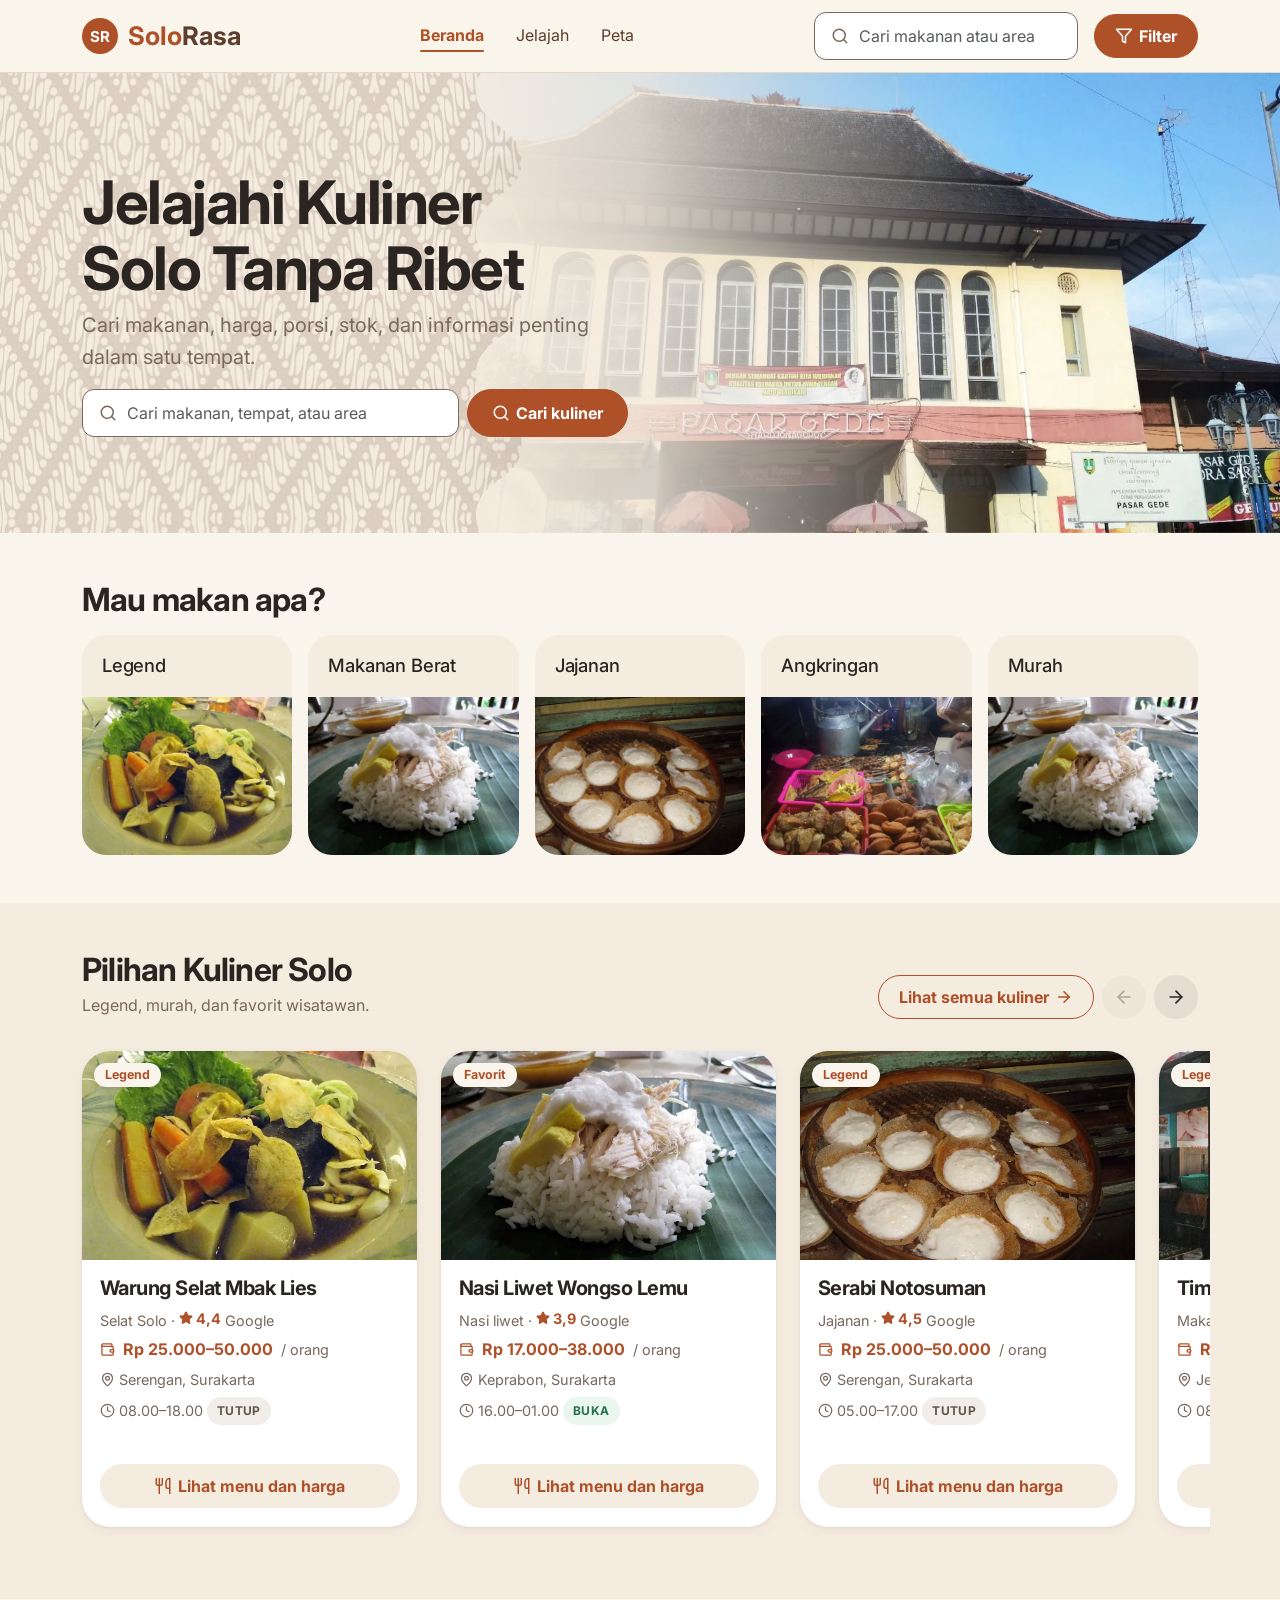
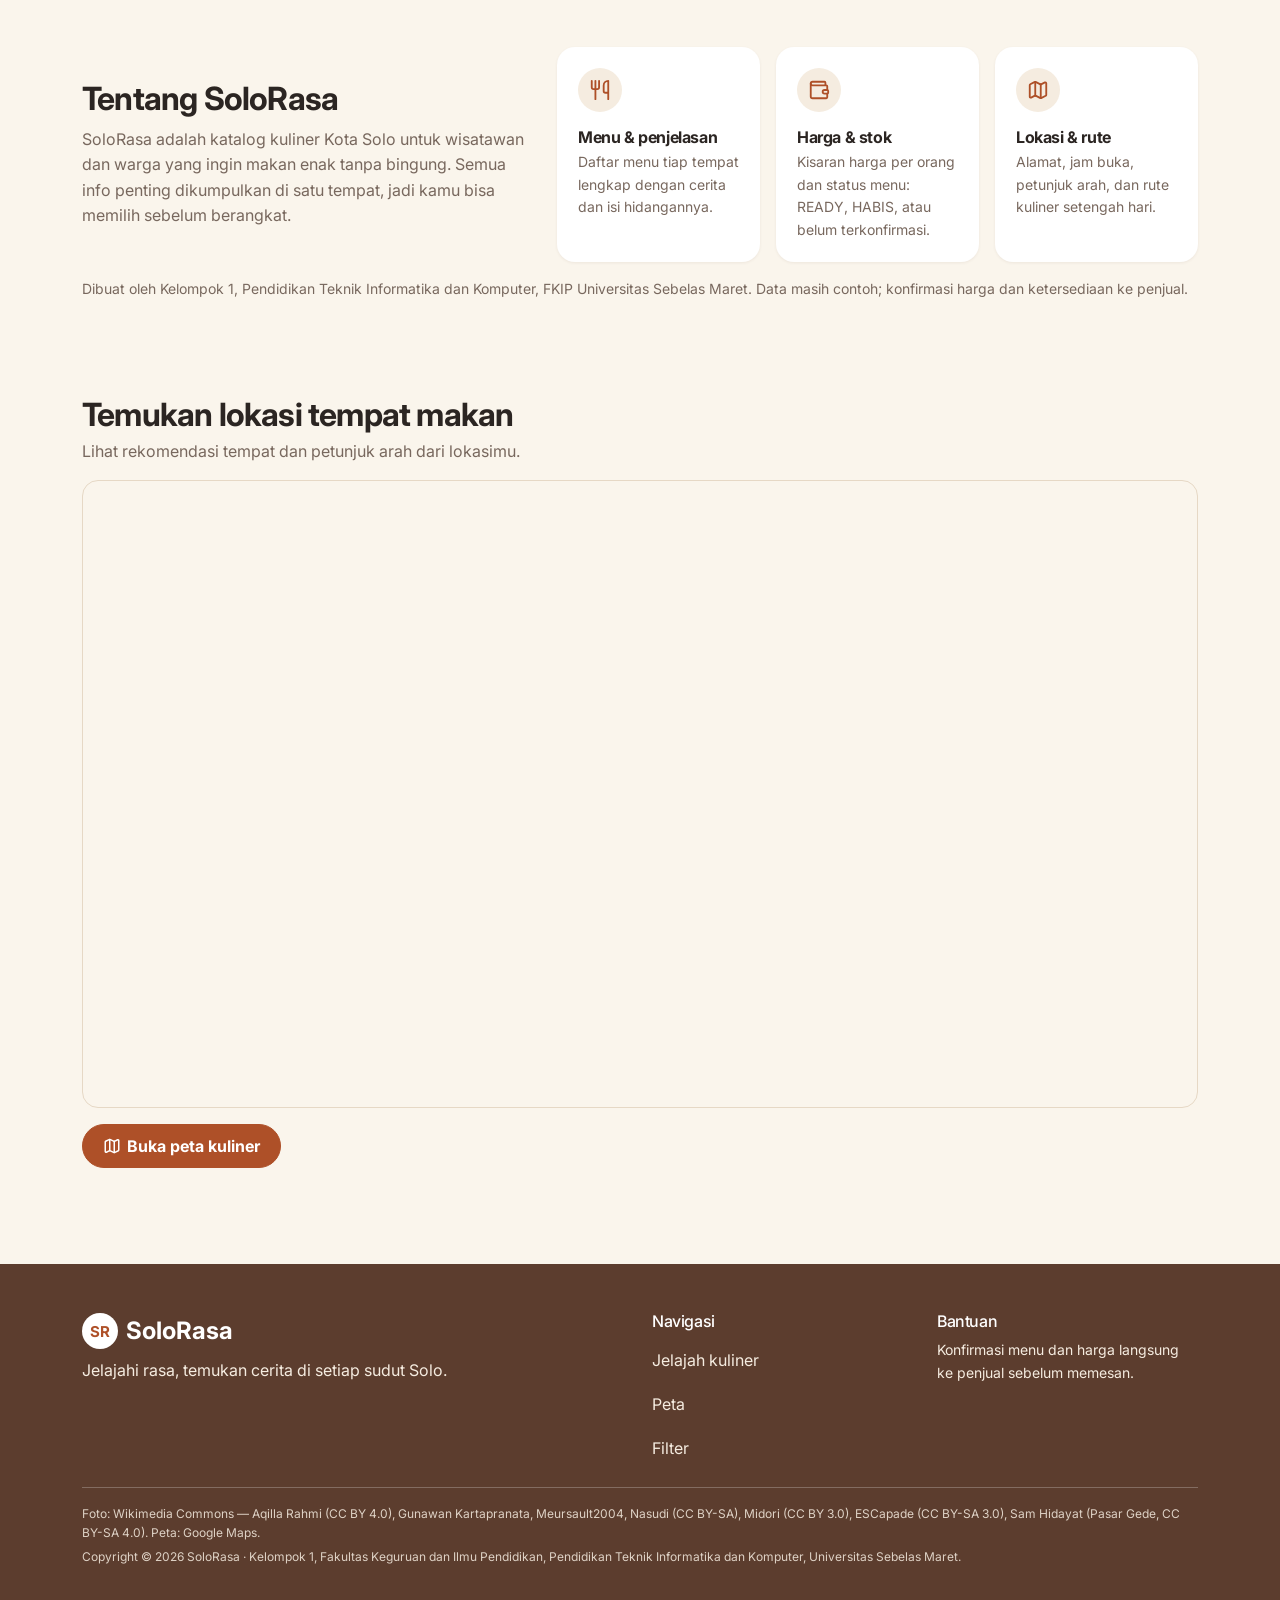
<file: index.html>
<!doctype html>
<html lang="id">
<head>
<meta charset="utf-8">
<meta name="viewport" content="width=device-width, initial-scale=1">
<title>SoloRasa · Kuliner Kota Solo</title>
<meta name="description" content="Katalog kuliner Kota Solo: menu, harga, porsi, stok, dan lokasi dalam satu tempat.">
<link rel="icon" href="assets/img/favicon.svg" type="image/svg+xml">
<meta property="og:type" content="website"><meta property="og:site_name" content="SoloRasa">
<meta property="og:title" content="SoloRasa · Kuliner Kota Solo"><meta property="og:description" content="Katalog kuliner Kota Solo: menu, harga, porsi, stok, dan lokasi dalam satu tempat.">
<!-- shortcut: og:image relatif, sebagian aplikasi (WhatsApp/Facebook) butuh URL penuh; ganti ke https://<domain-vercel>/assets/img/og.jpg setelah online -->
<meta property="og:image" content="assets/img/og.jpg"><meta name="twitter:card" content="summary_large_image">
<link rel="preconnect" href="https://fonts.googleapis.com"><link rel="preconnect" href="https://fonts.gstatic.com" crossorigin>
<link href="https://fonts.googleapis.com/css2?family=Inter:wght@400;500;700&display=swap" rel="stylesheet">
<link href="https://cdn.jsdelivr.net/npm/bootstrap@5.3.3/dist/css/bootstrap.min.css" rel="stylesheet" integrity="sha384-QWTKZyjpPEjISv5WaRU9OFeRpok6YctnYmDr5pNlyT2bRjXh0JMhjY6hW+ALEwIH" crossorigin="anonymous">
<link href="assets/css/style.css" rel="stylesheet">
<!-- harus inline: dari style.css terbaca terlambat dan Chrome membatalkan transisinya -->
<style>@media (prefers-reduced-motion: no-preference) { @view-transition { navigation: auto; } }</style>
</head>
<body data-page="home">
<main id="main" tabindex="-1"><noscript><p class="container-xl py-5">SoloRasa membutuhkan JavaScript untuk menampilkan katalog.</p></noscript></main>
<script src="https://cdn.jsdelivr.net/npm/bootstrap@5.3.3/dist/js/bootstrap.bundle.min.js" integrity="sha384-YvpcrYf0tY3lHB60NNkmXc5s9fDVZLESaAA55NDzOxhy9GkcIdslK1eN7N6jIeHz" crossorigin="anonymous"></script>
<script src="assets/js/data.js"></script>
<script src="assets/js/logic.js"></script>
<script src="assets/js/app.js"></script>
</body>
</html>
</file>
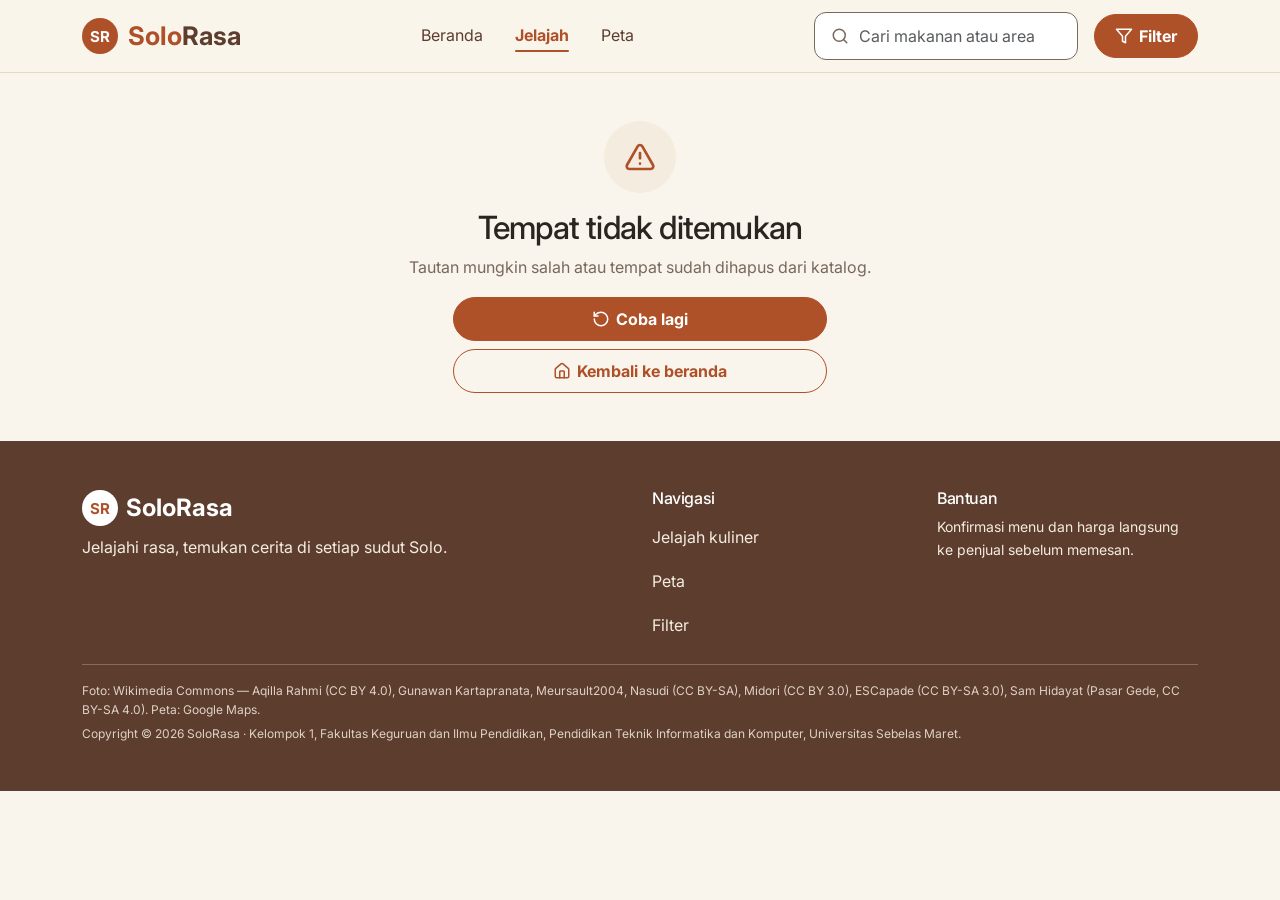
<file: detail.html>
<!doctype html>
<html lang="id">
<head>
<meta charset="utf-8">
<meta name="viewport" content="width=device-width, initial-scale=1">
<title>Detail Kuliner · SoloRasa</title>
<meta name="description" content="Menu, harga, stok, dan lokasi tempat makan di Solo.">
<link rel="icon" href="assets/img/favicon.svg" type="image/svg+xml">
<meta property="og:type" content="website"><meta property="og:site_name" content="SoloRasa">
<meta property="og:title" content="Detail Kuliner · SoloRasa"><meta property="og:description" content="Menu, harga, stok, dan lokasi tempat makan di Solo.">
<!-- shortcut: og:image relatif, sebagian aplikasi (WhatsApp/Facebook) butuh URL penuh; ganti ke https://<domain-vercel>/assets/img/og.jpg setelah online -->
<meta property="og:image" content="assets/img/og.jpg"><meta name="twitter:card" content="summary_large_image">
<link rel="preconnect" href="https://fonts.googleapis.com"><link rel="preconnect" href="https://fonts.gstatic.com" crossorigin>
<link href="https://fonts.googleapis.com/css2?family=Inter:wght@400;500;700&display=swap" rel="stylesheet">
<link href="https://cdn.jsdelivr.net/npm/bootstrap@5.3.3/dist/css/bootstrap.min.css" rel="stylesheet" integrity="sha384-QWTKZyjpPEjISv5WaRU9OFeRpok6YctnYmDr5pNlyT2bRjXh0JMhjY6hW+ALEwIH" crossorigin="anonymous">
<link href="assets/css/style.css" rel="stylesheet">
<!-- harus inline: dari style.css terbaca terlambat dan Chrome membatalkan transisinya -->
<style>@media (prefers-reduced-motion: no-preference) { @view-transition { navigation: auto; } }</style>
</head>
<body data-page="detail">
<main id="main" tabindex="-1"><noscript><p class="container-xl py-5">SoloRasa membutuhkan JavaScript untuk menampilkan katalog.</p></noscript></main>
<script src="https://cdn.jsdelivr.net/npm/bootstrap@5.3.3/dist/js/bootstrap.bundle.min.js" integrity="sha384-YvpcrYf0tY3lHB60NNkmXc5s9fDVZLESaAA55NDzOxhy9GkcIdslK1eN7N6jIeHz" crossorigin="anonymous"></script>
<script src="assets/js/data.js"></script>
<script src="assets/js/logic.js"></script>
<script src="assets/js/app.js"></script>
</body>
</html>
</file>
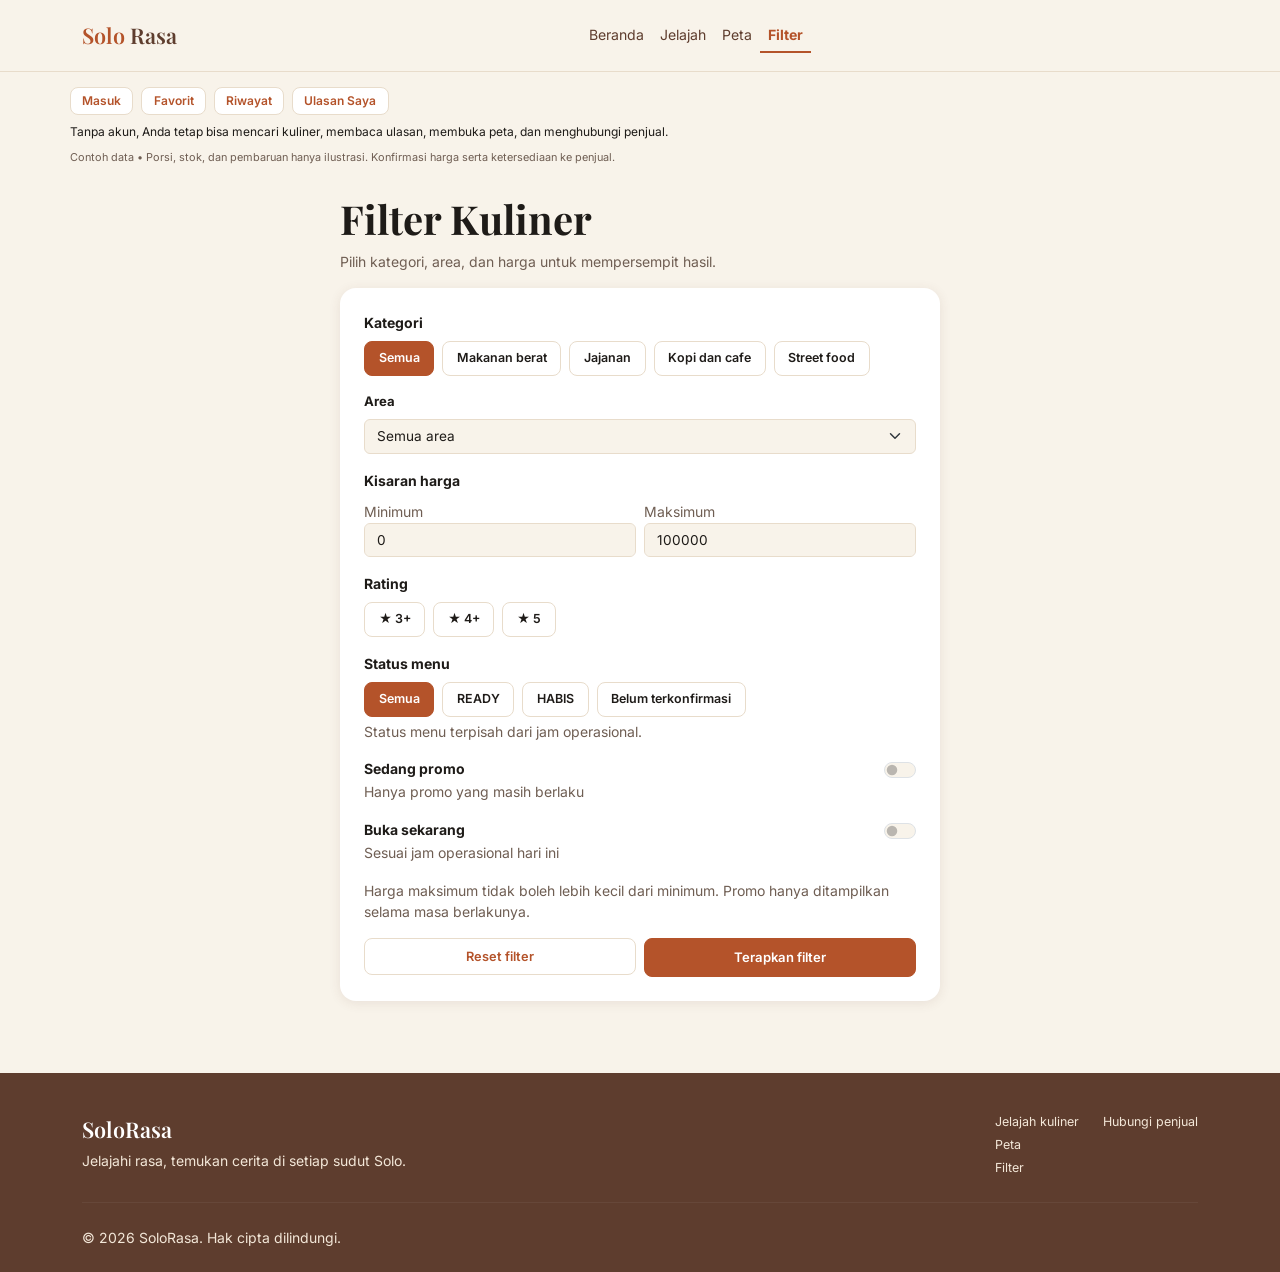
<file: filter.html>
<!DOCTYPE html>
<html lang="id">
<head>
  <meta charset="UTF-8">
  <meta name="viewport" content="width=device-width, initial-scale=1">
  <title>Filter Kuliner | SoloRasa</title>
  <link rel="preconnect" href="https://fonts.googleapis.com">
  <link rel="preconnect" href="https://fonts.gstatic.com" crossorigin>
  <link href="https://fonts.googleapis.com/css2?family=Inter:wght@400;500;600;700&family=Playfair+Display:wght@500;600;700&display=swap" rel="stylesheet">
  <link href="https://cdn.jsdelivr.net/npm/bootstrap@5.3.3/dist/css/bootstrap.min.css" rel="stylesheet">
  <link rel="stylesheet" href="styles/main.css">
</head>
<body data-page="filter">
<header>
<nav class="navbar navbar-expand-lg sr-nav">
  <div class="container">
    <a class="navbar-brand brand" href="index.html">Solo <span>Rasa</span></a>
    <button class="navbar-toggler" type="button" data-bs-toggle="collapse" data-bs-target="#menuUtama" aria-controls="menuUtama" aria-expanded="false" aria-label="Buka menu">
      <span class="navbar-toggler-icon"></span>
    </button>
    <div class="collapse navbar-collapse" id="menuUtama">
      <ul class="navbar-nav mx-lg-auto">
        <li class="nav-item"><a class="nav-link" href="index.html">Beranda</a></li>
        <li class="nav-item"><a class="nav-link" href="jelajah.html">Jelajah</a></li>
        <li class="nav-item"><a class="nav-link" href="peta.html">Peta</a></li>
        <li class="nav-item"><a class="nav-link active" href="filter.html" aria-current="page">Filter</a></li>
      </ul>
      
      
    </div>
  </div>
</nav>
<div class="container strip-akun">
  <div class="d-flex flex-wrap gap-2">
    <button type="button" class="btn btn-sr-outline" data-action="masuk">Masuk</button>
    <button type="button" class="btn btn-sr-outline" data-action="favorit">Favorit</button>
    <button type="button" class="btn btn-sr-outline" data-action="riwayat">Riwayat</button>
    <button type="button" class="btn btn-sr-outline" data-action="ulasan">Ulasan Saya</button>
  </div>
  <p class="mb-0">Tanpa akun, Anda tetap bisa mencari kuliner, membaca ulasan, membuka peta, dan menghubungi penjual.</p>
  <p class="muted mb-0" style="font-size:.68rem">Contoh data • Porsi, stok, dan pembaruan hanya ilustrasi. Konfirmasi harga serta ketersediaan ke penjual.</p>
</div>
</header>

<main class="container py-4">
  <div class="mx-auto" style="max-width:600px">
    <h1 class="fw-bold">Filter Kuliner</h1>
    <p class="small muted">Pilih kategori, area, dan harga untuk mempersempit hasil.</p>
    <form id="formFilter" class="panel-filter" novalidate>
      <div class="mb-3"><span class="judul fw-bold small d-block mb-2">Kategori</span>
        <div class="d-flex flex-wrap gap-2" data-grup="kategori">
          <button type="button" class="chip" data-nilai="Semua">Semua</button><button type="button" class="chip" data-nilai="Makanan berat">Makanan berat</button>
          <button type="button" class="chip" data-nilai="Jajanan">Jajanan</button><button type="button" class="chip" data-nilai="Kopi dan cafe">Kopi dan cafe</button>
          <button type="button" class="chip" data-nilai="Street food">Street food</button>
        </div></div>
      <div class="mb-3"><label class="judul" for="fArea">Area</label><select id="fArea" class="form-select"><option>Semua area</option></select></div>
      <div class="mb-3"><span class="judul fw-bold small d-block mb-2">Kisaran harga</span>
        <div class="row g-2">
          <div class="col-6"><label class="small muted" for="fMin">Minimum</label><input id="fMin" type="number" min="0" step="1000" class="form-control" value="0"></div>
          <div class="col-6"><label class="small muted" for="fMax">Maksimum</label><input id="fMax" type="number" min="0" step="1000" class="form-control" value="100000"></div>
        </div></div>
      <div class="mb-3"><span class="judul fw-bold small d-block mb-2">Rating</span>
        <div class="d-flex flex-wrap gap-2" data-grup="rating">
          <button type="button" class="chip" data-nilai="3">★ 3+</button><button type="button" class="chip" data-nilai="4">★ 4+</button><button type="button" class="chip" data-nilai="5">★ 5</button>
        </div></div>
      <div class="mb-3"><span class="judul fw-bold small d-block mb-2">Status menu</span>
        <div class="d-flex flex-wrap gap-2" data-grup="status">
          <button type="button" class="chip" data-nilai="Semua">Semua</button><button type="button" class="chip" data-nilai="READY">READY</button>
          <button type="button" class="chip" data-nilai="HABIS">HABIS</button><button type="button" class="chip" data-nilai="BELUM TERKONFIRMASI">Belum terkonfirmasi</button>
        </div><p class="small muted mt-1 mb-0">Status menu terpisah dari jam operasional.</p></div>
      <div class="form-check form-switch d-flex justify-content-between ps-0 mb-3">
        <label class="form-check-label" for="fPromo"><b class="small d-block">Sedang promo</b><span class="small muted">Hanya promo yang masih berlaku</span></label>
        <input class="form-check-input ms-0" type="checkbox" role="switch" id="fPromo">
      </div>
      <div class="form-check form-switch d-flex justify-content-between ps-0 mb-3">
        <label class="form-check-label" for="fBuka"><b class="small d-block">Buka sekarang</b><span class="small muted">Sesuai jam operasional hari ini</span></label>
        <input class="form-check-input ms-0" type="checkbox" role="switch" id="fBuka">
      </div>
      <p class="small muted">Harga maksimum tidak boleh lebih kecil dari minimum. Promo hanya ditampilkan selama masa berlakunya.</p>
      <p id="galatHarga" class="small text-danger d-none" role="alert">Harga maksimum tidak boleh lebih kecil dari minimum.</p>
      <div class="row g-2">
        <div class="col-6"><button id="resetFilter" type="button" class="btn btn-sr-outline w-100 py-2">Reset filter</button></div>
        <div class="col-6"><button type="submit" class="btn btn-sr w-100">Terapkan filter</button></div>
      </div>
    </form>
  </div>
</main>

<footer class="sr-footer">
  <div class="container">
    <div class="row g-3">
      <div class="col-md-6">
        <div class="brand mb-1">SoloRasa</div>
        <p class="small mb-0">Jelajahi rasa, temukan cerita di setiap sudut Solo.</p>
      </div>
      <div class="col-md-6 d-flex gap-4 justify-content-md-end align-items-start">
        <div class="d-flex flex-column gap-1"><a href="jelajah.html">Jelajah kuliner</a><a href="peta.html">Peta</a><a href="filter.html">Filter</a></div>
        <div class="d-flex flex-column gap-1"><a href="jelajah.html">Hubungi penjual</a></div>
      </div>
    </div>
    <hr class="my-4">
    <p class="small mb-0">© 2026 SoloRasa. Hak cipta dilindungi.</p>
  </div>
</footer>

<nav class="nav-bawah" aria-label="Navigasi bawah">
  <a href="index.html"><span>⌂</span>Beranda</a>
  <a href="jelajah.html"><span>☰</span>Jelajah</a>
  <a href="peta.html"><span>⌖</span>Peta</a>
</nav>

<div class="modal fade" id="panelModal" tabindex="-1" aria-labelledby="panelJudul" aria-hidden="true">
  <div class="modal-dialog modal-dialog-centered">
    <div class="modal-content">
      <div class="modal-header">
        <h2 class="modal-title fs-5" id="panelJudul"></h2>
        <button type="button" class="btn-close" data-bs-dismiss="modal" aria-label="Tutup"></button>
      </div>
      <div class="modal-body" id="panelIsi"></div>
    </div>
  </div>
</div>

<script src="https://cdn.jsdelivr.net/npm/bootstrap@5.3.3/dist/js/bootstrap.bundle.min.js"></script>
<script src="scripts/data.js"></script>
<script src="scripts/main.js"></script>
</body>
</html>
</file>
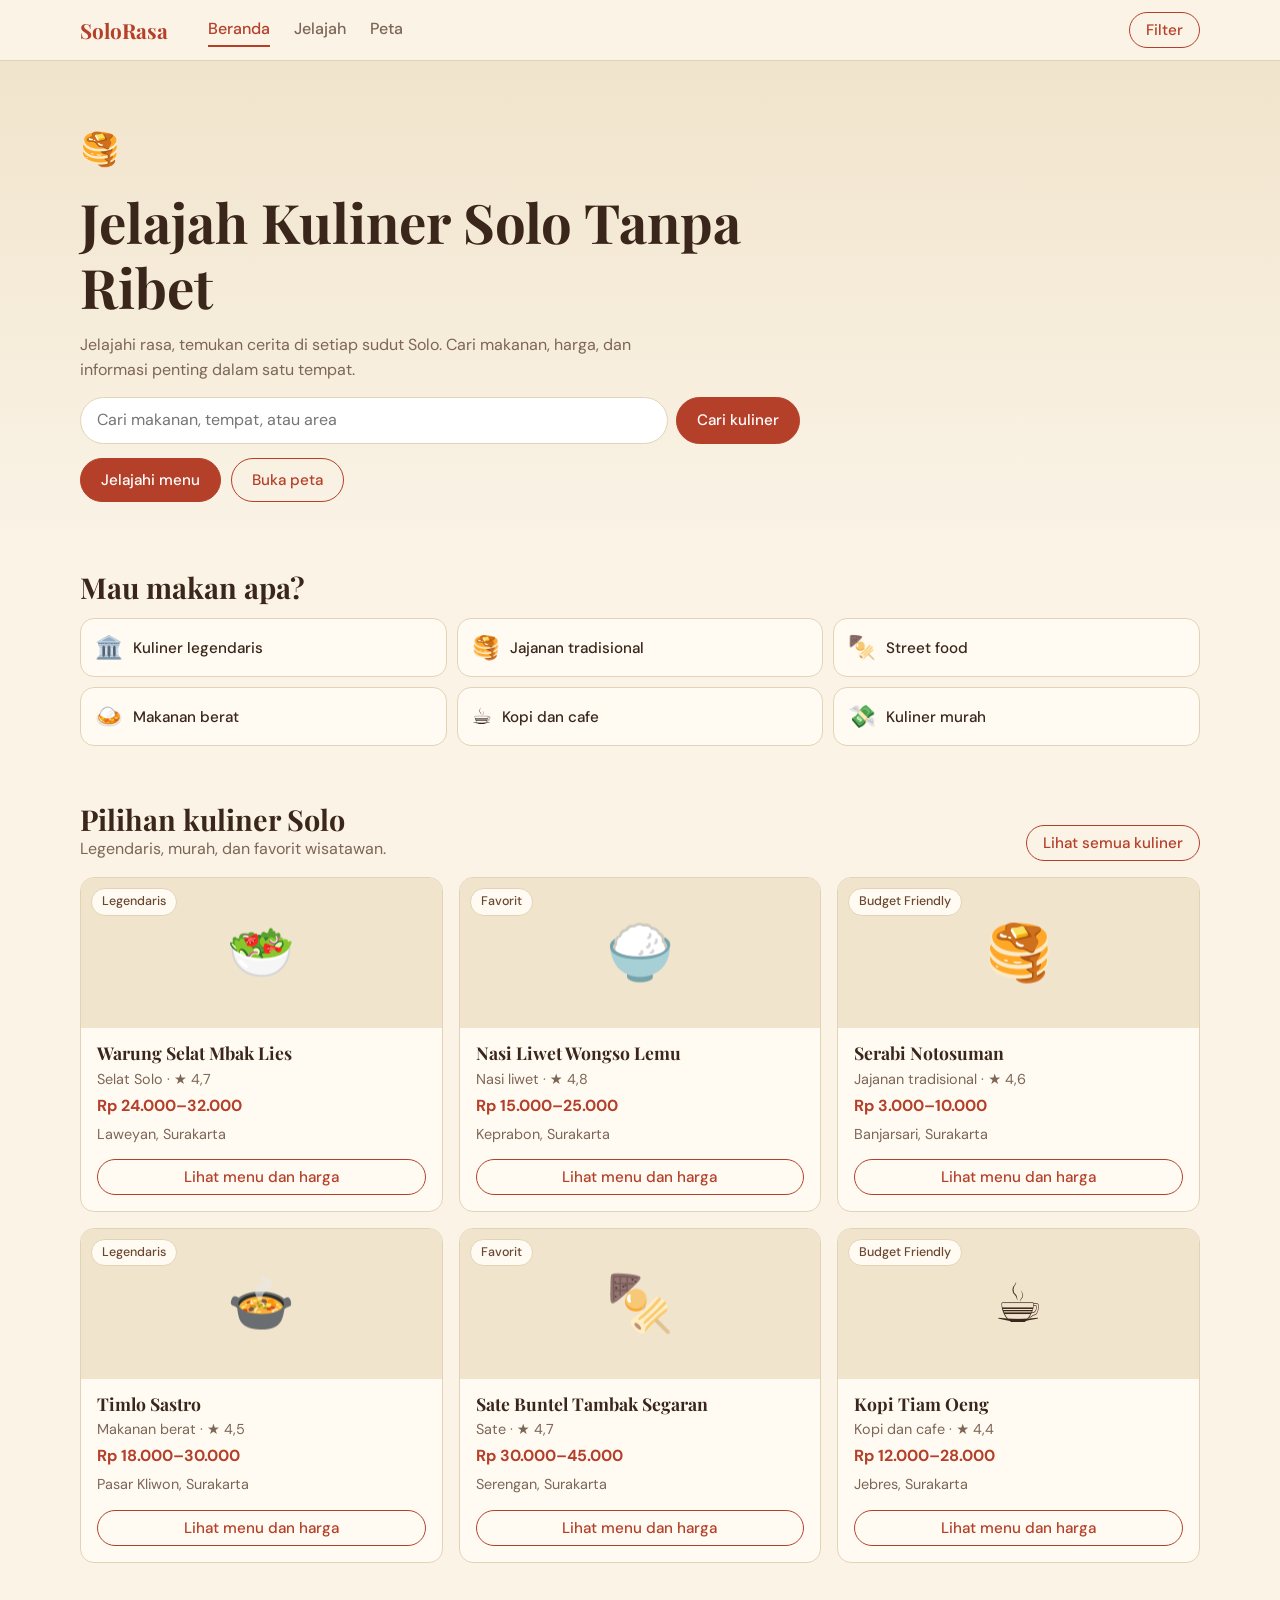
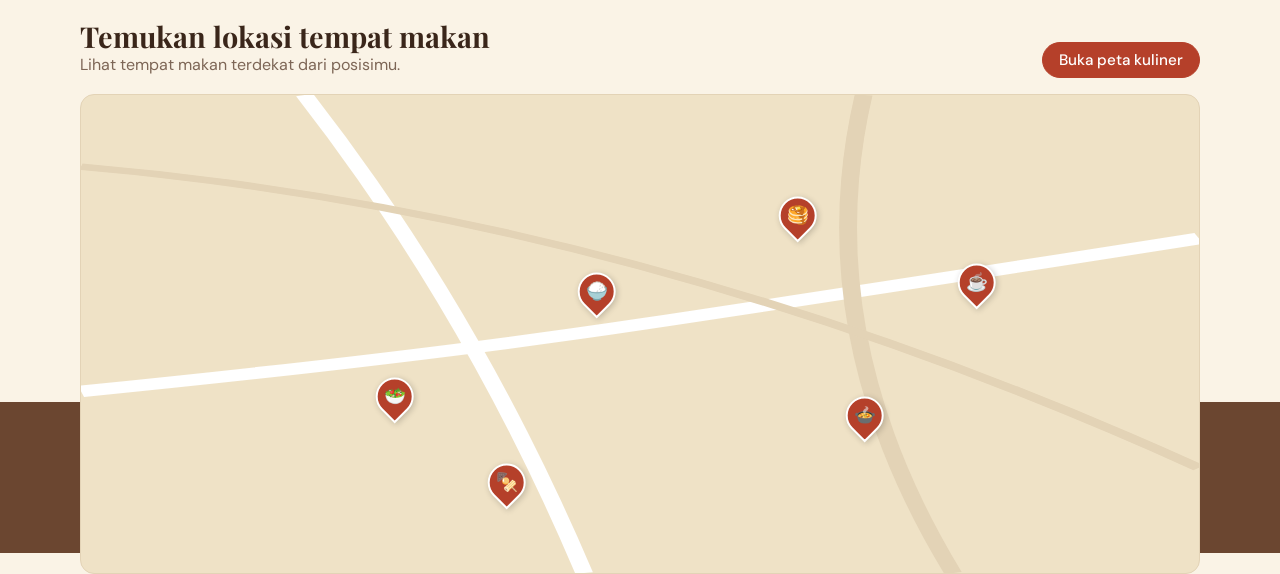
<file: index2.html>
<!DOCTYPE html>
<html lang="id">
<head>
<meta charset="UTF-8">
<meta name="viewport" content="width=device-width, initial-scale=1">
<title>SoloRasa – Jelajah Kuliner Solo Tanpa Ribet</title>
<meta name="description" content="Cari makanan, harga, dan informasi penting kuliner Solo dalam satu tempat.">
<link rel="preconnect" href="https://fonts.googleapis.com">
<link rel="preconnect" href="https://fonts.gstatic.com" crossorigin>
<link href="https://fonts.googleapis.com/css2?family=DM+Sans:wght@400;500;700&family=Playfair+Display:wght@600;700&display=swap" rel="stylesheet">
<link rel="stylesheet" href="style.css">
</head>
<body>
<a class="skip" href="#app">Lewati ke konten</a>
<header class="site-header">
  <a class="brand" href="#/" aria-label="SoloRasa, ke beranda">SoloRasa</a>
  <nav class="main-nav" aria-label="Navigasi utama">
    <a href="#/" data-nav="home">Beranda</a>
    <a href="#/jelajah" data-nav="jelajah">Jelajah</a>
    <a href="#/peta" data-nav="peta">Peta</a>
  </nav>
  <a class="btn btn-sm btn-outline" href="#/filter">Filter</a>
</header>

<main id="app" tabindex="-1"></main>

<footer class="site-footer">
  <strong class="brand">SoloRasa</strong>
  <p>Jelajahi rasa, temukan cerita di setiap sudut Solo.</p>
  <nav aria-label="Tautan footer">
    <a href="#/jelajah">Jelajah kuliner</a>
    <a href="#/peta">Peta</a>
    <a href="#/filter">Filter</a>
    <button type="button" class="linklike" data-wa>Hubungi penjual</button>
  </nav>
</footer>

<nav class="tabbar" aria-label="Navigasi bawah">
  <a href="#/" data-nav="home"><span aria-hidden="true">⌂</span>Beranda</a>
  <a href="#/jelajah" data-nav="jelajah"><span aria-hidden="true">☰</span>Jelajah</a>
  <a href="#/peta" data-nav="peta"><span aria-hidden="true">⌖</span>Peta</a>
</nav>

<div id="modal" class="modal" hidden>
  <div class="modal-box" role="dialog" aria-modal="true" aria-labelledby="modal-title">
    <div class="state-icon" aria-hidden="true">💬</div>
    <h2 id="modal-title">Hubungi penjual via WhatsApp</h2>
    <div class="wa-card">
      <small>Nomor WhatsApp penjual</small>
      <strong>0812 3456-7890</strong>
    </div>
    <p>Tanyakan menu, harga, atau stok sebelum datang.</p>
    <a class="btn btn-wa" id="wa-link" href="https://wa.me/6281234567890" target="_blank" rel="noopener">Buka WhatsApp</a>
    <button type="button" class="btn btn-outline" data-close>Kembali ke menu dan harga</button>
  </div>
</div>

<script src="script.js"></script>
</body>
</html>
</file>
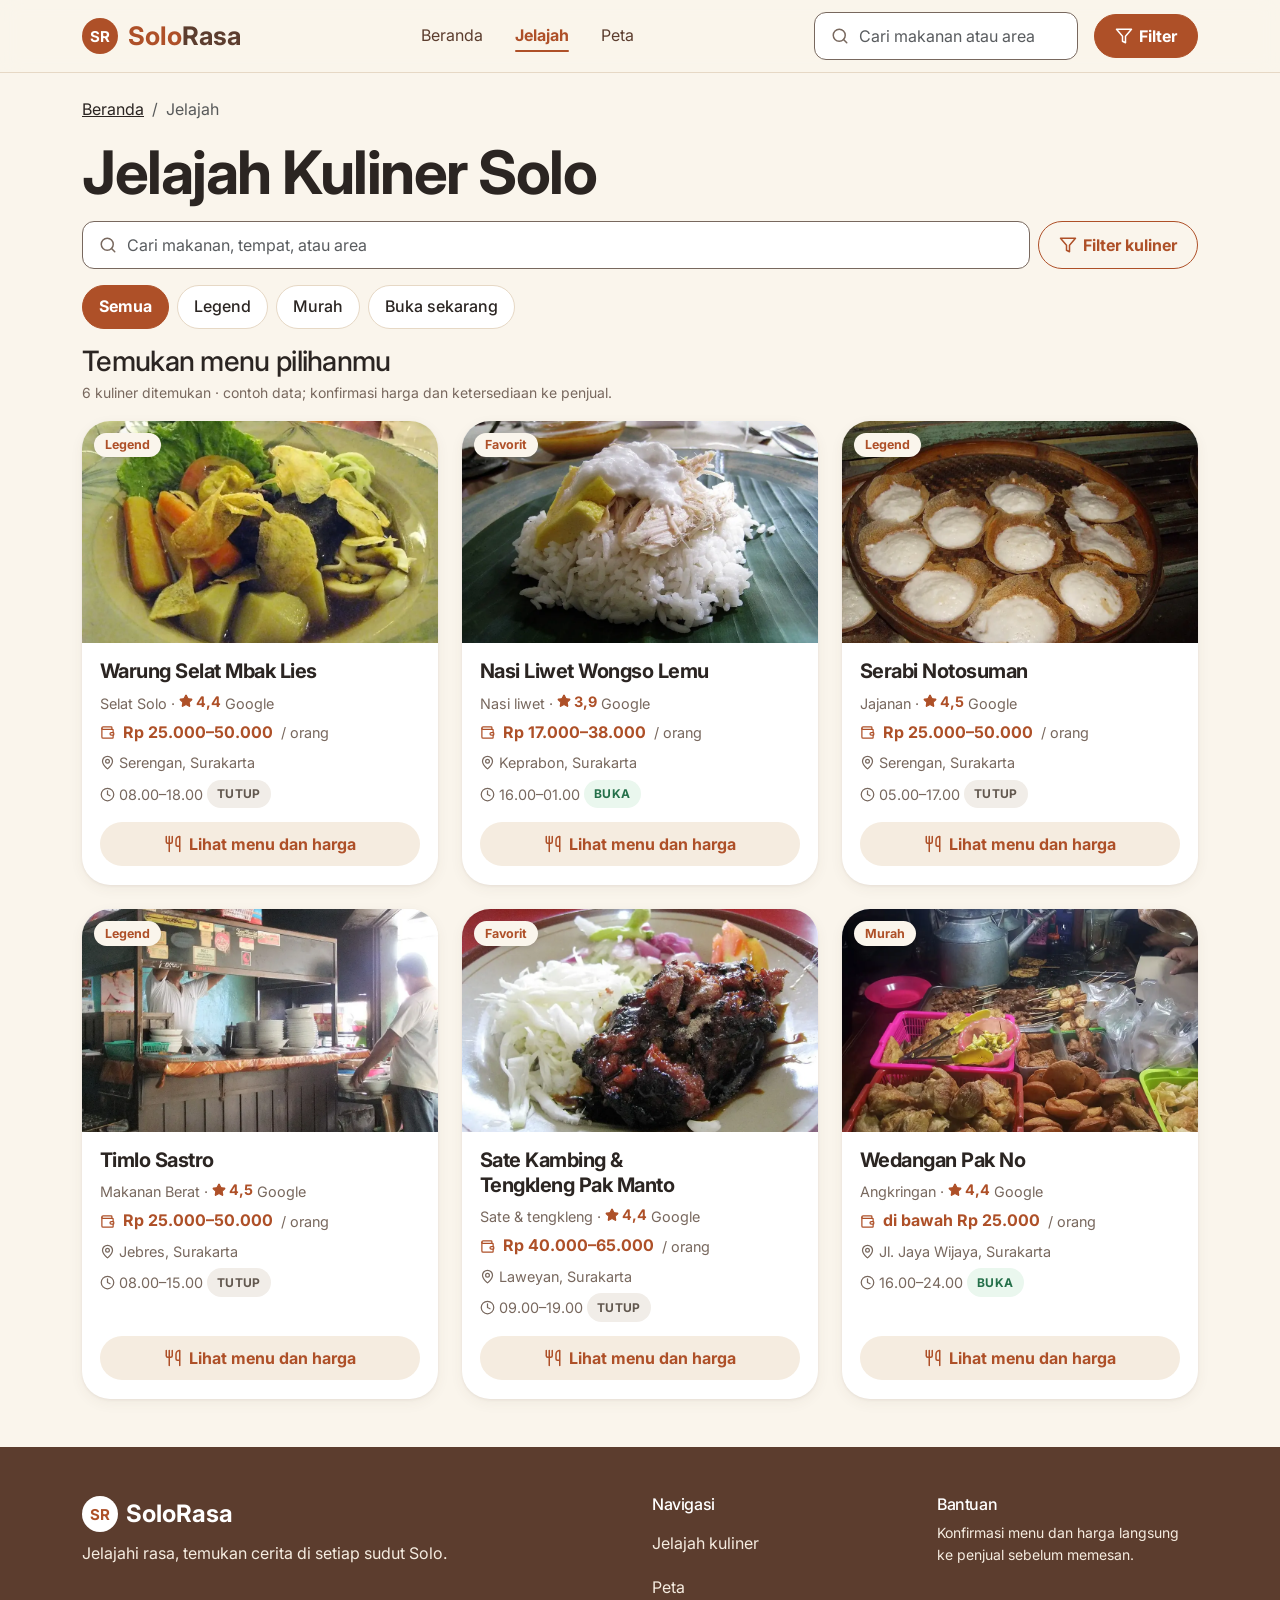
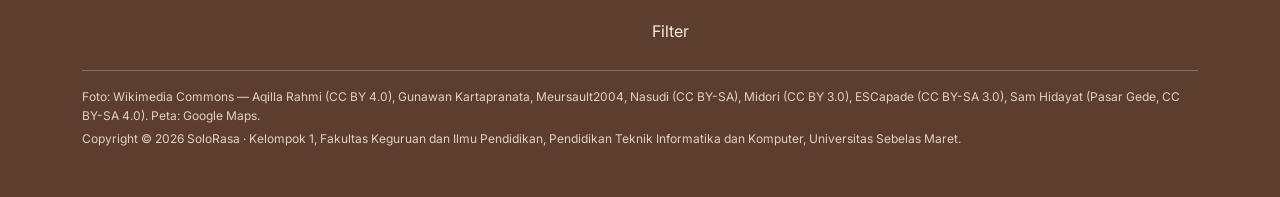
<file: jelajah.html>
<!doctype html>
<html lang="id">
<head>
<meta charset="utf-8">
<meta name="viewport" content="width=device-width, initial-scale=1">
<title>Jelajah Kuliner · SoloRasa</title>
<meta name="description" content="Cari dan filter kuliner Solo berdasarkan kategori, area, harga, dan status menu.">
<link rel="icon" href="assets/img/favicon.svg" type="image/svg+xml">
<meta property="og:type" content="website"><meta property="og:site_name" content="SoloRasa">
<meta property="og:title" content="Jelajah Kuliner · SoloRasa"><meta property="og:description" content="Cari dan filter kuliner Solo berdasarkan kategori, area, harga, dan status menu.">
<!-- shortcut: og:image relatif, sebagian aplikasi (WhatsApp/Facebook) butuh URL penuh; ganti ke https://<domain-vercel>/assets/img/og.jpg setelah online -->
<meta property="og:image" content="assets/img/og.jpg"><meta name="twitter:card" content="summary_large_image">
<link rel="preconnect" href="https://fonts.googleapis.com"><link rel="preconnect" href="https://fonts.gstatic.com" crossorigin>
<link href="https://fonts.googleapis.com/css2?family=Inter:wght@400;500;700&display=swap" rel="stylesheet">
<link href="https://cdn.jsdelivr.net/npm/bootstrap@5.3.3/dist/css/bootstrap.min.css" rel="stylesheet" integrity="sha384-QWTKZyjpPEjISv5WaRU9OFeRpok6YctnYmDr5pNlyT2bRjXh0JMhjY6hW+ALEwIH" crossorigin="anonymous">
<link href="assets/css/style.css" rel="stylesheet">
<!-- harus inline: dari style.css terbaca terlambat dan Chrome membatalkan transisinya -->
<style>@media (prefers-reduced-motion: no-preference) { @view-transition { navigation: auto; } }</style>
</head>
<body data-page="jelajah">
<main id="main" tabindex="-1"><noscript><p class="container-xl py-5">SoloRasa membutuhkan JavaScript untuk menampilkan katalog.</p></noscript></main>
<script src="https://cdn.jsdelivr.net/npm/bootstrap@5.3.3/dist/js/bootstrap.bundle.min.js" integrity="sha384-YvpcrYf0tY3lHB60NNkmXc5s9fDVZLESaAA55NDzOxhy9GkcIdslK1eN7N6jIeHz" crossorigin="anonymous"></script>
<script src="assets/js/data.js"></script>
<script src="assets/js/logic.js"></script>
<script src="assets/js/app.js"></script>
</body>
</html>
</file>
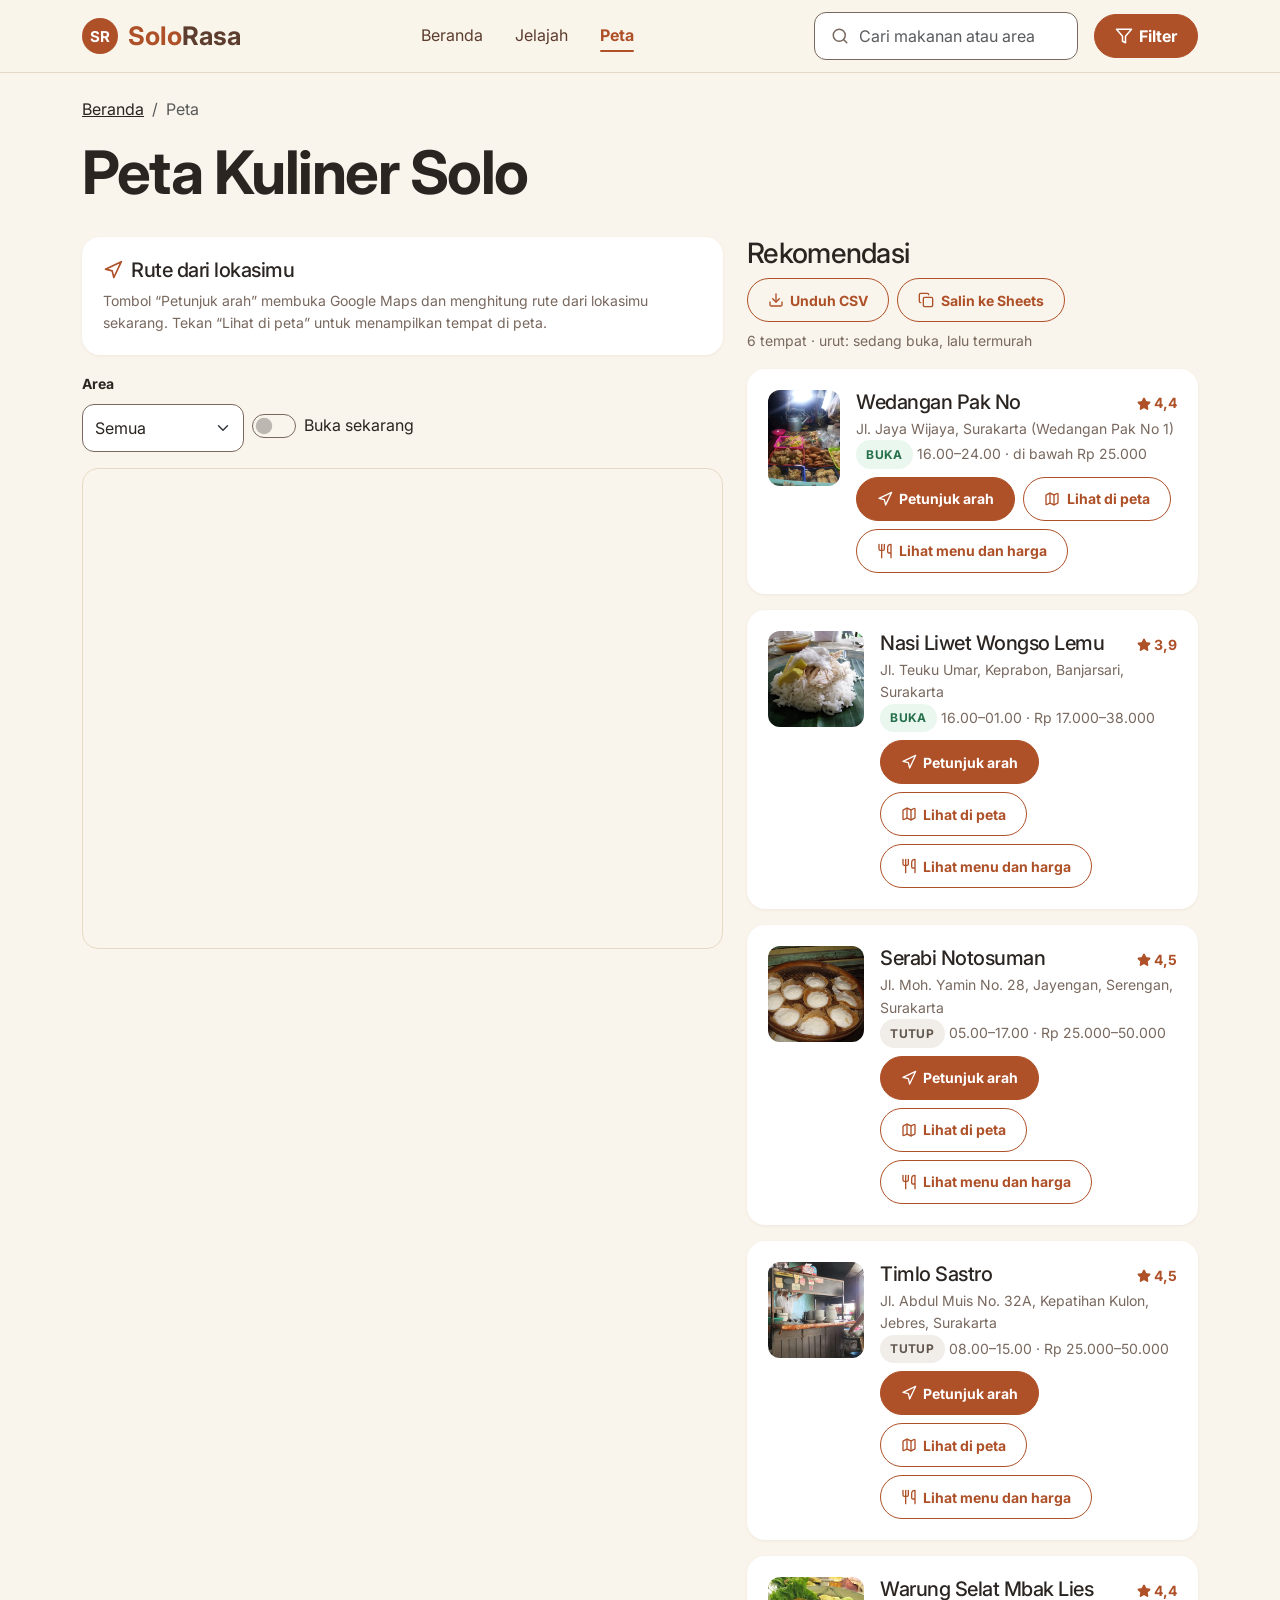
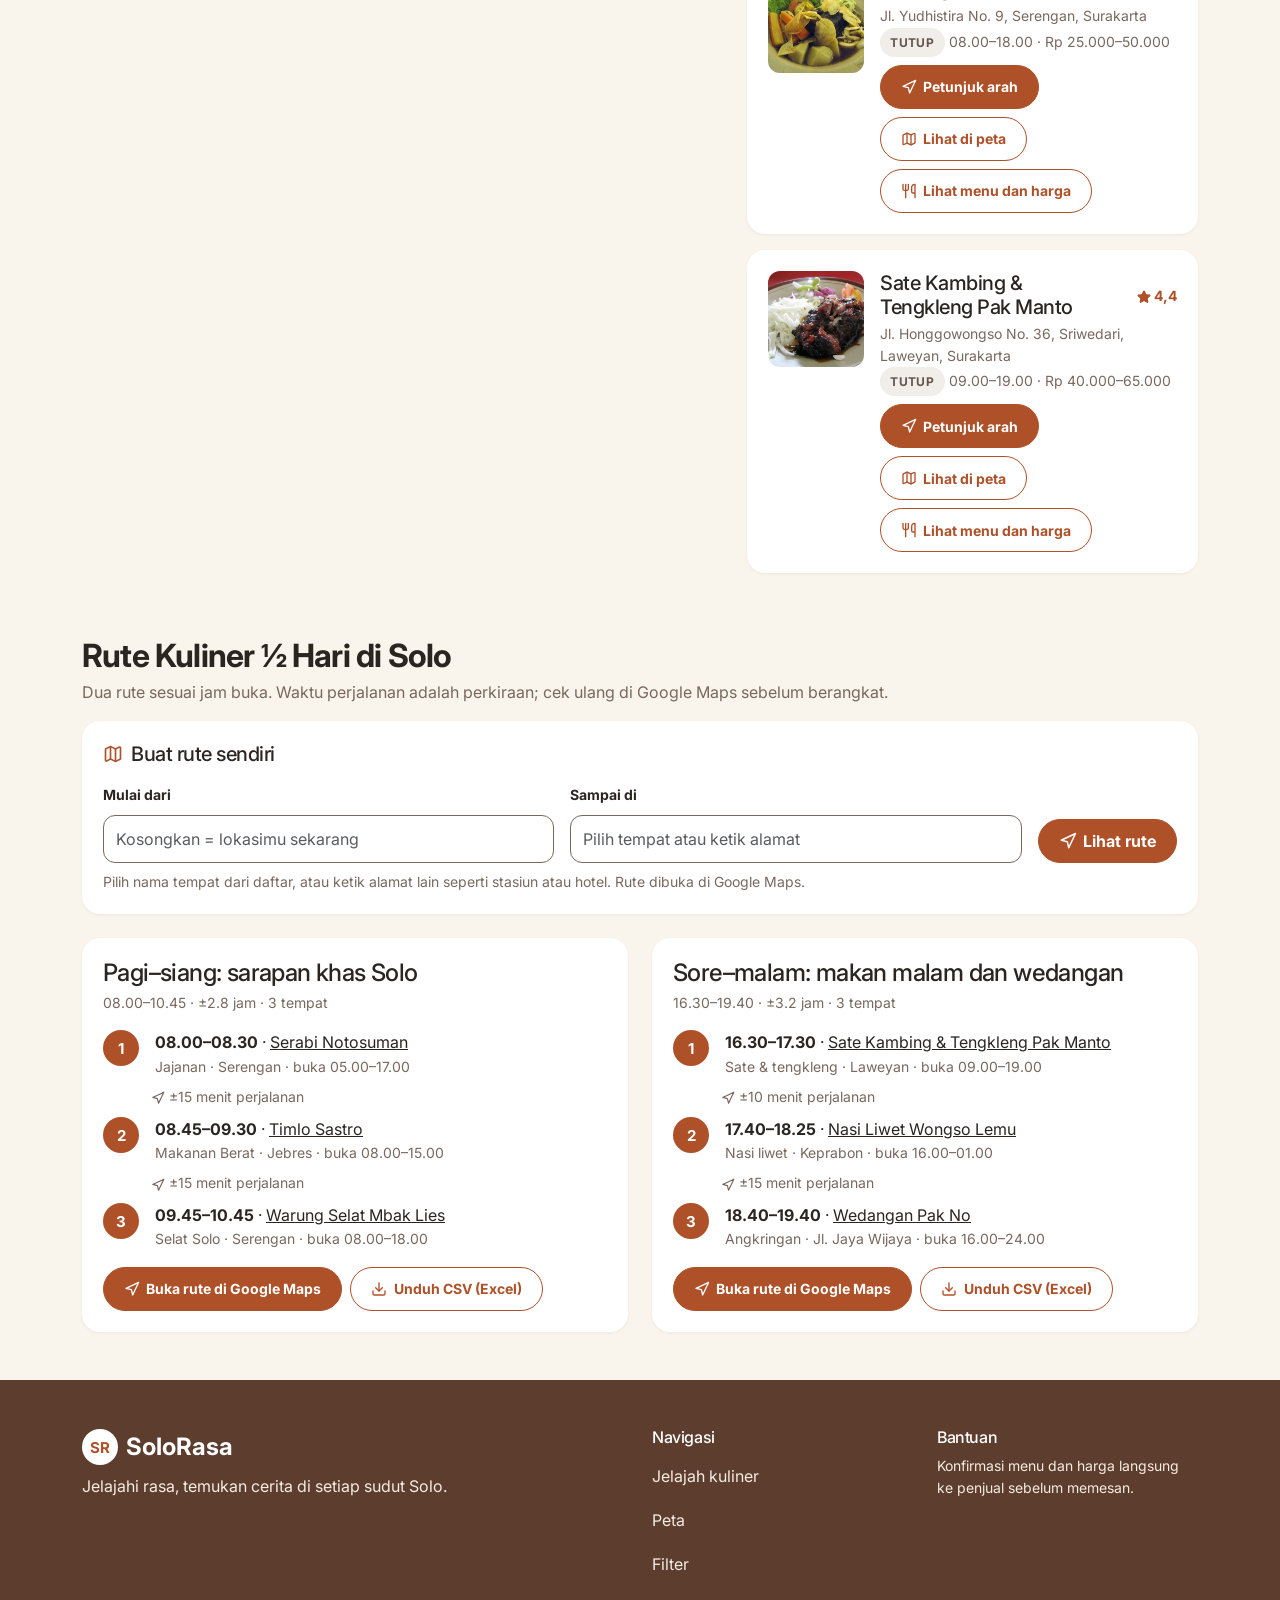
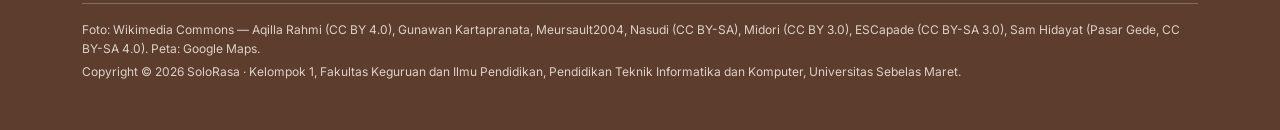
<file: peta.html>
<!doctype html>
<html lang="id">
<head>
<meta charset="utf-8">
<meta name="viewport" content="width=device-width, initial-scale=1">
<title>Peta Kuliner · SoloRasa</title>
<meta name="description" content="Rekomendasi tempat makan di Solo, petunjuk arah, dan ekspor ke spreadsheet.">
<link rel="icon" href="assets/img/favicon.svg" type="image/svg+xml">
<meta property="og:type" content="website"><meta property="og:site_name" content="SoloRasa">
<meta property="og:title" content="Peta Kuliner · SoloRasa"><meta property="og:description" content="Rekomendasi tempat makan di Solo, petunjuk arah, dan ekspor ke spreadsheet.">
<!-- shortcut: og:image relatif, sebagian aplikasi (WhatsApp/Facebook) butuh URL penuh; ganti ke https://<domain-vercel>/assets/img/og.jpg setelah online -->
<meta property="og:image" content="assets/img/og.jpg"><meta name="twitter:card" content="summary_large_image">
<link rel="preconnect" href="https://fonts.googleapis.com"><link rel="preconnect" href="https://fonts.gstatic.com" crossorigin>
<link href="https://fonts.googleapis.com/css2?family=Inter:wght@400;500;700&display=swap" rel="stylesheet">
<link href="https://cdn.jsdelivr.net/npm/bootstrap@5.3.3/dist/css/bootstrap.min.css" rel="stylesheet" integrity="sha384-QWTKZyjpPEjISv5WaRU9OFeRpok6YctnYmDr5pNlyT2bRjXh0JMhjY6hW+ALEwIH" crossorigin="anonymous">
<link href="assets/css/style.css" rel="stylesheet">
<!-- harus inline: dari style.css terbaca terlambat dan Chrome membatalkan transisinya -->
<style>@media (prefers-reduced-motion: no-preference) { @view-transition { navigation: auto; } }</style>
</head>
<body data-page="peta">
<main id="main" tabindex="-1"><noscript><p class="container-xl py-5">SoloRasa membutuhkan JavaScript untuk menampilkan katalog.</p></noscript></main>
<script src="https://cdn.jsdelivr.net/npm/bootstrap@5.3.3/dist/js/bootstrap.bundle.min.js" integrity="sha384-YvpcrYf0tY3lHB60NNkmXc5s9fDVZLESaAA55NDzOxhy9GkcIdslK1eN7N6jIeHz" crossorigin="anonymous"></script>
<script src="assets/js/data.js"></script>
<script src="assets/js/logic.js"></script>
<script src="assets/js/app.js"></script>
</body>
</html>
</file>
<file: assets/css/style.css>
/* Token SoloRasa — sama dengan koleksi Variables "SoloRasa / Color" di Figma.
   primary & muted-fg digelapkan sedikit (dari #B4532A, #7A6A5F) agar kontras ≥ 4.5:1 juga di atas --sr-accent; samakan di Figma. */
:root {
  --sr-bg: #FAF5EC; --sr-fg: #2B2522; --sr-card: #FFFFFF; --sr-primary: #AE5028; --sr-on-primary: #FFFFFF;
  --sr-muted-fg: #78685E; --sr-muted-fg-strong: #62584F; --sr-border: #E6D8C5; --sr-accent: #F5ECE0;
  --sr-footer: #5C3D2E; --sr-muted: #F1EDE8;
  --sr-ok: #25704A; --sr-ok-bg: #EAF7EE; --sr-no: #B4472D; --sr-no-bg: #FDECEC;
  --sr-display: Inter, system-ui, -apple-system, "Segoe UI", sans-serif; /* dulu Playfair Display; samakan di Figma */
  --sr-body: Inter, system-ui, -apple-system, "Segoe UI", sans-serif;
  --sr-radius: 14px; --sr-dur: 200ms;
  --bs-body-bg: var(--sr-bg); --bs-body-color: var(--sr-fg); --bs-body-font-family: var(--sr-body); --bs-body-font-size: 1rem;
  --bs-link-color: var(--sr-fg); --bs-link-hover-color: var(--sr-primary); --bs-border-color: var(--sr-border);
  /* Bootstrap 5.3 mewarnai <a> lewat varian -rgb; tanpa ini link tetap biru */
  --bs-link-color-rgb: 43, 37, 34; --bs-link-hover-color-rgb: 174, 80, 40;
  --bs-success-rgb: 37, 112, 74; --bs-danger-rgb: 180, 71, 45; /* = --sr-ok, --sr-no; bawaan Bootstrap kurang kontras di atas krem */
}
body { background: var(--sr-bg); color: var(--sr-fg); line-height: 1.55; }
h1, h2, h3, .sr-display { font-family: var(--sr-display); font-weight: 700; text-wrap: balance; }
h1 { font-size: clamp(2rem, 4.5vw, 3.25rem); line-height: 1.1; }
h2 { font-size: clamp(1.5rem, 3vw, 2rem); }
.text-muted-sr { color: var(--sr-muted-fg) !important; }
.small-note { font-size: .875rem; color: var(--sr-muted-fg); }
:focus-visible { outline: 3px solid var(--sr-primary) !important; outline-offset: 2px; }
.btn-check:focus-visible + .chip { outline: 3px solid var(--sr-primary); outline-offset: 2px; } /* radionya sendiri tak terlihat */
.visually-hidden-focusable:focus { z-index: 1031; } /* di atas .sr-header */

/* Masuk halus 200 ms, dimatikan bila pengguna meminta gerak dikurangi */
main { animation: sr-in var(--sr-dur) ease-out; }
/* hanya opacity: transform pada main membuat offcanvas/modal (position: fixed) ikut tergeser */
@keyframes sr-in { from { opacity: 0; } to { opacity: 1; } }
@media (prefers-reduced-motion: reduce) { *, *::before, *::after { animation: none !important; transition: none !important; } }

/* Header */
.sr-header { position: sticky; top: 0; z-index: 1020; background: var(--sr-bg); border-bottom: 1px solid var(--sr-border); }
.sr-header .inner { min-height: 72px; }
.sr-brand { display: inline-flex; align-items: center; gap: .6rem; text-decoration: none; min-height: 44px; }
.sr-logo { width: 36px; height: 36px; border-radius: 50%; display: inline-grid; place-items: center; background: var(--sr-primary); color: var(--sr-on-primary);
  font: 700 15px/1 var(--sr-display); flex-shrink: 0; }
.sr-logo.dark { background: var(--sr-card); color: var(--sr-primary); }
.sr-wordmark { font: 700 1.6rem/1 var(--sr-display); }
.sr-wordmark .a { color: var(--sr-primary); } .sr-wordmark .b { color: var(--sr-footer); }
.sr-nav a { color: var(--sr-footer); text-decoration: none; padding: .7rem .25rem; min-height: 44px; display: inline-flex; align-items: center; }
.sr-nav a[aria-current="page"] { color: var(--sr-primary); font-weight: 700; }

/* Tombol, chip, input: area sentuh minimal 44 px */
.btn { min-height: 44px; border-radius: 12px; font-weight: 700; display: inline-flex; align-items: center; justify-content: center; gap: .4rem;
  transition: background-color var(--sr-dur) ease-out, color var(--sr-dur) ease-out, transform var(--sr-dur) ease-out; }
.btn:active { transform: scale(.98); }
.btn-sr { background: var(--sr-primary); color: var(--sr-on-primary); border: 1.5px solid var(--sr-primary); }
.btn-sr:hover, .btn-sr:focus { background: var(--sr-footer); border-color: var(--sr-footer); color: var(--sr-on-primary); }
.btn-sr-outline { background: transparent; color: var(--sr-primary); border: 1.5px solid var(--sr-primary); }
.btn-sr-outline:hover { background: var(--sr-accent); color: var(--sr-primary); }
.chip { min-height: 44px; padding: 0 1rem; border-radius: 999px; border: 1.5px solid var(--sr-border); background: var(--sr-card); color: var(--sr-fg);
  font-weight: 500; display: inline-flex; align-items: center; gap: .4rem; text-decoration: none; transition: background-color var(--sr-dur) ease-out; }
.chip:hover { background: var(--sr-accent); color: var(--sr-fg); }
.chip.active, .btn-check:checked + .chip { background: var(--sr-primary); border-color: var(--sr-primary); color: var(--sr-on-primary); font-weight: 700; }
.form-control, .form-select { min-height: 48px; border-radius: 12px; border: 1.5px solid var(--sr-muted-fg); background-color: var(--sr-card); }
.form-check-input { border-color: var(--sr-muted-fg); }
.form-control:focus, .form-select:focus { border-color: var(--sr-primary); box-shadow: 0 0 0 .2rem rgba(174, 80, 40, .2); }
.form-check-input:checked { background-color: var(--sr-primary); border-color: var(--sr-primary); }
.form-switch .form-check-input { width: 2.75rem; height: 1.5rem; cursor: pointer; }
.form-switch .form-check-input:focus { box-shadow: 0 0 0 .2rem rgba(174, 80, 40, .2); }

/* Kartu */
.sr-card { background: var(--sr-card); border: 1.5px solid var(--sr-border); border-radius: 16px; overflow: hidden; height: 100%; display: flex; flex-direction: column;
  transition: box-shadow var(--sr-dur) ease-out, transform var(--sr-dur) ease-out; }
.sr-card:hover { box-shadow: 0 8px 24px rgba(92, 61, 46, .12); transform: translateY(-2px); }
.sr-card .photo { aspect-ratio: 16 / 10; width: 100%; height: auto; object-fit: cover; background: var(--sr-accent); }
.sr-card .body { padding: 1rem 1.1rem 1.2rem; display: flex; flex-direction: column; gap: .35rem; flex: 1; }
.sr-card h3 { font-size: 1.2rem; margin: 0; }
.sr-card .cta { margin-top: auto; padding-top: .5rem; }
.tag { position: absolute; top: .75rem; left: .75rem; background: var(--sr-bg); color: var(--sr-primary); font: 700 .78rem var(--sr-body); padding: .3rem .7rem; border-radius: 999px; }
.price { color: var(--sr-primary); font-weight: 700; }
.rating { color: var(--sr-primary); font-weight: 700; white-space: nowrap; display: inline-flex; align-items: center; gap: .2rem; }
.rating svg { fill: currentColor; }
.panel { background: var(--sr-card); border: 1.5px solid var(--sr-border); border-radius: var(--sr-radius); padding: 1.25rem; }

/* Status menu: warna + teks (tidak bergantung warna saja) */
.status { font-size: .75rem; font-weight: 700; letter-spacing: .03em; padding: .3rem .65rem; border-radius: 999px; white-space: nowrap; display: inline-block; }
.status-READY { background: var(--sr-ok-bg); color: var(--sr-ok); }
.status-HABIS { background: var(--sr-no-bg); color: var(--sr-no); }
.status-BELUM { background: var(--sr-muted); color: var(--sr-muted-fg-strong); }

/* Bagian halaman */
.sr-hero { background: var(--sr-accent); }
/* Foto hero menyatu ke latar: gradasi krem dari sisi teks ke arah foto */
.sr-hero { position: relative; overflow: hidden; }
.sr-hero .hero-bg { position: absolute; inset: 0 0 0 auto; width: 65%; height: 100%; object-fit: cover; }
.sr-hero::before { content: ""; position: absolute; inset: 0; z-index: 1; pointer-events: none;
  background: linear-gradient(90deg, var(--sr-accent) 35%, rgba(245, 236, 224, .85) 50%, rgba(245, 236, 224, 0) 80%); }
.sr-hero > .container-xl { z-index: 2; }
@media (max-width: 991.98px) {
  .sr-hero .hero-bg { width: 100%; height: 55%; }
  .sr-hero::before { background: linear-gradient(0deg, var(--sr-accent) 45%, rgba(245, 236, 224, 0) 100%); }
  .sr-hero > .container-xl { padding-top: 12rem !important; }
}
.map-img { width: 100%; border-radius: 16px; border: 1.5px solid var(--sr-border); }
iframe.map-img { display: block; height: auto; aspect-ratio: 4 / 3; }
.menu-row { display: flex; justify-content: space-between; gap: 1rem; align-items: baseline; }
.state { max-width: 560px; margin: 3rem auto; text-align: center; }
.state .ring { width: 72px; height: 72px; border-radius: 50%; background: var(--sr-accent); color: var(--sr-primary); display: inline-grid; place-items: center; margin-bottom: 1rem; }

/* Footer & navigasi bawah HP */
.sr-footer { background: var(--sr-footer); color: var(--sr-accent); }
.sr-footer a { color: var(--sr-accent); text-decoration: none; min-height: 44px; display: inline-flex; align-items: center; }
.sr-footer a:hover { color: #fff; }
.sr-footer .credit { font-size: .75rem; opacity: .85; }
.sr-bottom-nav { position: fixed; left: 0; right: 0; bottom: 0; z-index: 1030; background: var(--sr-card); border-top: 1px solid var(--sr-border);
  padding-bottom: env(safe-area-inset-bottom, 0px); }
.sr-bottom-nav a { flex: 1; min-height: 64px; display: flex; flex-direction: column; align-items: center; justify-content: center; gap: 2px;
  color: var(--sr-muted-fg); text-decoration: none; font-size: .72rem; font-weight: 500; }
.sr-bottom-nav a[aria-current="page"] { color: var(--sr-primary); font-weight: 700; }
@media (max-width: 767.98px) { body { padding-bottom: 72px; } .sr-wordmark { font-size: 1.4rem; } .sr-logo { width: 30px; height: 30px; font-size: 13px; } }

/* Offcanvas filter: bawah di HP, kanan di desktop (ditentukan app.js) */
.offcanvas { background: var(--sr-bg); }
.offcanvas-bottom { height: 88vh; border-radius: 20px 20px 0 0; }

/* Muncul saat di-scroll (app.js menambah .in); tanpa animasi bila pengguna memilih reduced motion */
@media (prefers-reduced-motion: no-preference) {
  .reveal:not(.in) { opacity: 0; }
  .reveal.in { animation: sr-up .5s ease-out both; }
}
@keyframes sr-up { from { opacity: 0; transform: translateY(16px); } to { opacity: 1; transform: none; } }

/* Lebih lembut: bayangan halus ganti garis tegas, sudut lebih bulat, umpan balik sentuh */
.sr-header { background: rgba(250, 245, 236, .85); backdrop-filter: blur(10px); -webkit-backdrop-filter: blur(10px); }
.sr-card { border: 0; border-radius: 20px; box-shadow: 0 1px 3px rgba(92, 61, 46, .08), 0 4px 14px rgba(92, 61, 46, .06); }
.sr-card:hover { box-shadow: 0 12px 32px rgba(92, 61, 46, .16); transform: translateY(-4px); }
.sr-card:active { transform: scale(.985); }
.sr-card .photo { transition: transform .4s ease-out; }
.sr-card:hover .photo { transform: scale(1.04); }
.sr-card .cta .btn { background: var(--sr-accent); border-color: transparent; }
.sr-card:hover .cta .btn { background: var(--sr-primary); color: var(--sr-on-primary); }
.tag { box-shadow: 0 2px 8px rgba(0, 0, 0, .12); }
.panel { border-color: transparent; border-radius: 18px; box-shadow: 0 1px 3px rgba(92, 61, 46, .08); }
.chip { transition: background-color var(--sr-dur) ease-out, transform var(--sr-dur) ease-out; }
.chip:active { transform: scale(.96); }
.btn-sr:hover { transform: translateY(-1px); }

/* HP: kategori & pilihan kuliner digeser ke samping, bukan ditumpuk panjang ke bawah */
@media (max-width: 767.98px) {
  .sr-scroll { margin-inline: calc(var(--bs-gutter-x, 1.5rem) * -.5); }
  .sr-scroll > .row { flex-wrap: nowrap; overflow-x: auto; scroll-snap-type: x mandatory; scrollbar-width: none;
    margin: 0; padding: .25rem calc(var(--bs-gutter-x, 1.5rem) * .5) 1rem; scroll-padding-inline: calc(var(--bs-gutter-x, 1.5rem) * .5); }
  .sr-scroll > .row::-webkit-scrollbar { display: none; }
  .sr-scroll > .row > .col { scroll-snap-align: start; }
  .sr-scroll > .row-cols-2 > .col { flex: 0 0 44%; }
}

/* Tipografi: lebih lega & terbaca di HP, judul sedikit dirapatkan agar tidak kaku */
html { -webkit-text-size-adjust: 100%; text-size-adjust: 100%; scroll-padding-block: 88px; } /* header & navigasi bawah tidak menutupi fokus */
body { line-height: 1.6; -webkit-font-smoothing: antialiased; }
h1, h2, h3 { letter-spacing: -.01em; line-height: 1.2; }
h1 { line-height: 1.1; }
.sr-card h3 { font-size: 1.25rem; line-height: 1.25; }
.sr-card .small { font-size: .9rem; }
.sr-bottom-nav a { font-size: .75rem; }
@media (max-width: 767.98px) {
  h1 { font-size: 2.1rem; }
  h2 { font-size: 1.6rem; }
  .sr-hero .fs-5 { font-size: 1.05rem !important; }
}

/* Peta: di desktop peta ikut menempel saat daftar rekomendasi di-scroll */
@media (min-width: 992px) { #p-map { position: sticky; top: 88px; } }

/* Pindah menu (Beranda/Jelajah/Peta): transisi antarhalaman bawaan browser (Chrome/Edge 126+, Safari 18.2+; lainnya pindah biasa).
   Header & navigasi bawah diberi nama sendiri agar diam, hanya isi halaman yang bergeser. Aturan @view-transition ada di <head> tiap HTML. */
.sr-header { view-transition-name: sr-header; }
.sr-bottom-nav { view-transition-name: sr-bottom-nav; }
::view-transition-old(root) { animation: sr-vt-out .18s ease-in both; }
::view-transition-new(root) { animation: sr-vt-in .35s cubic-bezier(.2, .8, .2, 1) both; }
@keyframes sr-vt-out { to { opacity: 0; transform: translateY(-8px); } }
@keyframes sr-vt-in { from { opacity: 0; transform: translateY(14px); } }

/* Masuk web: foto hero membesar pelan, teks muncul berurutan */
@media (prefers-reduced-motion: no-preference) {
  .sr-hero .hero-bg { animation: sr-zoom 1.2s cubic-bezier(.2, .8, .2, 1) both; }
  .sr-hero h1, .sr-hero p, .sr-hero form { animation: sr-up .6s cubic-bezier(.2, .8, .2, 1) both; }
  .sr-hero p { animation-delay: .12s; } .sr-hero form { animation-delay: .24s; }
}
@keyframes sr-zoom { from { opacity: 0; transform: scale(1.08); } }

/* Navigasi bawah HP: pil lembut di belakang ikon aktif, ikon mengecil saat ditekan */
.sr-bottom-nav { background: rgba(255, 255, 255, .9); backdrop-filter: blur(10px); -webkit-backdrop-filter: blur(10px); }
.sr-bottom-nav a svg { box-sizing: content-box; padding: 4px 18px; border-radius: 999px;
  transition: background-color var(--sr-dur) ease-out, transform var(--sr-dur) ease-out; }
.sr-bottom-nav a[aria-current="page"] svg { background: var(--sr-accent); }
.sr-bottom-nav a:active svg { transform: scale(.9); }

/* Penjelasan menu: dibuka/tutup dengan <details> bawaan */
.menu-info { margin: .25rem 0 -.5rem; }
.menu-info[open] { margin-bottom: 0; }
.menu-info summary { display: inline-flex; align-items: center; gap: .35rem; min-height: 44px; cursor: pointer; list-style: none;
  color: var(--sr-primary); font-size: .875rem; font-weight: 700; }
.menu-info summary::-webkit-details-marker { display: none; }
.menu-info summary::after { content: ""; width: .5rem; height: .5rem; border: solid currentColor; border-width: 0 2px 2px 0;
  transform: rotate(45deg) translateY(-2px); transition: transform var(--sr-dur) ease-out; }
.menu-info[open] summary::after { transform: rotate(-135deg) translateY(-2px); }
.menu-info p { margin: 0; padding: .75rem 1rem; background: var(--sr-accent); border-radius: 12px; font-size: .9rem; }
@media (prefers-reduced-motion: no-preference) { .menu-info[open] p { animation: sr-up .3s ease-out both; } }

/* Tentang (Beranda) */
.about-ic { width: 44px; height: 44px; border-radius: 50%; display: inline-grid; place-items: center; background: var(--sr-accent); color: var(--sr-primary); }

/* Masuk web (sekali per kunjungan, kelas .sr-first dari app.js): logo muncul memantul, menu turun berurutan */
@media (prefers-reduced-motion: no-preference) {
  .sr-first .sr-logo { animation: sr-pop .6s cubic-bezier(.34, 1.56, .64, 1) both; }
  .sr-first .sr-wordmark { animation: sr-slide .5s cubic-bezier(.2, .8, .2, 1) .12s both; }
  .sr-first .sr-nav a, .sr-first .sr-header form, .sr-first .sr-header .btn-sr { animation: sr-down .45s cubic-bezier(.2, .8, .2, 1) both; }
  .sr-first .sr-nav a:nth-child(1) { animation-delay: .2s; }
  .sr-first .sr-nav a:nth-child(2) { animation-delay: .28s; }
  .sr-first .sr-nav a:nth-child(3) { animation-delay: .36s; }
  .sr-first .sr-header form { animation-delay: .44s; }
  .sr-first .sr-header .btn-sr { animation-delay: .52s; }
  .sr-first .sr-bottom-nav { animation: sr-rise .5s cubic-bezier(.2, .8, .2, 1) .3s both; }
}
@keyframes sr-pop { from { opacity: 0; transform: scale(.4) rotate(-90deg); } }
@keyframes sr-slide { from { opacity: 0; transform: translateX(-12px); } }
@keyframes sr-down { from { opacity: 0; transform: translateY(-10px); } }
@keyframes sr-rise { from { transform: translateY(100%); } }

/* Ikon kaca pembesar di semua kolom cari */
input[type="search"].form-control { padding-left: 2.75rem; background: var(--sr-card) no-repeat 1rem center / 18px
  url("data:image/svg+xml,%3Csvg xmlns='http://www.w3.org/2000/svg' viewBox='0 0 24 24' fill='none' stroke='%2378685E' stroke-width='2' stroke-linecap='round' stroke-linejoin='round'%3E%3Ccircle cx='11' cy='11' r='8'/%3E%3Cpath d='m21 21-4.3-4.3'/%3E%3C/svg%3E"); }

/* Gaya ala Apple & Marugame: judul sans tebal & rapat, tombol pil, kartu besar membulat */
h1, h2, h3 { letter-spacing: -.025em; }
h1 { font-size: clamp(2.25rem, 5vw, 3.75rem); }
.btn { border-radius: 999px; padding-inline: 1.25rem; }
.sr-card { border-radius: 28px; }

/* Kategori: kartu foto, judul di kiri atas (ala Marugame "Our Menus") */
.tile { display: flex; flex-direction: column; height: 100%; background: var(--sr-accent); color: var(--sr-fg); text-decoration: none;
  border-radius: 24px; overflow: hidden; font-weight: 500; font-size: 1.15rem; letter-spacing: -.01em; }
.tile span { padding: 1rem 1.25rem; }
.tile img { margin-top: auto; width: 100%; height: auto; aspect-ratio: 4 / 3; object-fit: cover; transition: transform .4s ease-out; }
.tile:hover { color: var(--sr-primary); }
.tile:hover img { transform: scale(1.05); }
.tile:active { transform: scale(.98); }

/* Pilihan kuliner: geser ke samping di semua layar (ala Apple "Explore the lineup") */
.sr-carousel > .row { flex-wrap: nowrap; overflow-x: auto; scroll-snap-type: x mandatory; scrollbar-width: none; padding-block: .5rem 1.5rem; }
.sr-carousel > .row::-webkit-scrollbar { display: none; }
.sr-carousel > .row > .col { flex: 0 0 82%; scroll-snap-align: start; }
@media (min-width: 768px) { .sr-carousel > .row > .col { flex-basis: 46%; } }
@media (min-width: 992px) { .sr-carousel > .row > .col { flex-basis: 31.5%; } }
.sr-arrow { width: 44px; height: 44px; border-radius: 50%; border: 0; display: inline-grid; place-items: center; background: rgba(43, 37, 34, .08); color: var(--sr-fg);
  transition: background-color var(--sr-dur) ease-out; }
.sr-arrow:hover { background: rgba(43, 37, 34, .16); }
.sr-arrow[aria-disabled="true"] { opacity: .35; cursor: default; }
.sr-arrow.prev svg { transform: scaleX(-1); }

/* Menu atas: garis bawah meluncur saat disorot; menu aktif tetap bergaris */
.sr-nav a { position: relative; transition: color var(--sr-dur) ease-out; }
.sr-nav a:hover { color: var(--sr-primary); }
.sr-nav a::after { content: ""; position: absolute; left: .25rem; right: .25rem; bottom: .5rem; height: 2px; border-radius: 2px; background: var(--sr-primary);
  transform: scaleX(0); transition: transform var(--sr-dur) ease-out; }
.sr-nav a:hover::after, .sr-nav a[aria-current="page"]::after { transform: scaleX(1); }

/* Header berbayang halus begitu halaman di-scroll (Chrome/Edge/Safari baru; browser lain tetap tanpa bayangan) */
@supports (animation-timeline: scroll()) {
  .sr-header { animation: sr-header-shadow linear both; animation-timeline: scroll(); animation-range: 0 120px; }
}
@keyframes sr-header-shadow { to { box-shadow: 0 6px 24px rgba(92, 61, 46, .12); } }

/* Batik dari kiri dengan tepi kanan bergelombang; gelombang bergerak pelan (SMIL di app.js), masuk meluncur ke kanan */
.hero-batik { position: absolute; left: 0; top: 0; height: 100%; width: min(62%, 820px); z-index: 1; pointer-events: none; opacity: .2; }
@media (max-width: 991.98px) { .hero-batik { top: auto; bottom: 0; height: 55%; width: 100%; } }
@media (prefers-reduced-motion: no-preference) { .hero-batik { animation: sr-wave-in 1.4s cubic-bezier(.2, .8, .2, 1) .1s both; } }
@keyframes sr-wave-in { from { transform: translateX(-100%); opacity: 0; } }

/* Kelompok menu (Bakaran, Masakan, Nasi) bila data menu punya group; dibuka/tutup dengan <details> bawaan */
.menu-group > summary { min-height: 48px; padding-top: .75rem; cursor: pointer; font-weight: 700; border-bottom: 1.5px solid var(--sr-border); }

/* Judul panel & label info diberi ikon di depan, warna merek */
.h-ic { display: flex; align-items: center; gap: .5rem; }
.h-ic > svg { color: var(--sr-primary); flex-shrink: 0; }
</file>
<file: style.css>
:root{
  --cream:#FAF3E6; --sand:#F1E4CC; --card:#FFFBF3; --line:#E3D3B6;
  --brown:#6B4630; --ink:#3A261A; --muted:#7D6656;
  --red:#B5402A; --red-d:#962F1D; --green:#2F6B3F;
  --r:14px;
  --serif:"Playfair Display",Georgia,serif;
  --sans:"DM Sans",system-ui,-apple-system,"Segoe UI",sans-serif;
}
*{box-sizing:border-box;margin:0}
html{scroll-behavior:smooth}
body{font:400 16px/1.55 var(--sans);background:var(--cream);color:var(--ink);min-height:100vh;display:flex;flex-direction:column;padding-bottom:64px}
main{flex:1;outline:none}
a{color:inherit;text-decoration:none}
h1,h2,h3{font-family:var(--serif);line-height:1.2;color:var(--ink)}
h1{font-size:clamp(2rem,6vw,3.2rem)}
h2{font-size:clamp(1.3rem,3.5vw,1.8rem)}
:focus-visible{outline:3px solid var(--red);outline-offset:2px;border-radius:6px}
.skip{position:absolute;left:-999px}.skip:focus{left:8px;top:8px;background:#fff;padding:8px;z-index:99}
.wrap{width:min(1120px,100% - 32px);margin-inline:auto}
section{padding:28px 0}

/* header & nav */
.site-header{position:sticky;top:0;z-index:20;display:flex;align-items:center;justify-content:space-between;gap:16px;padding:12px max(16px,calc((100% - 1120px)/2));background:var(--cream);border-bottom:1px solid var(--line)}
.brand{font:700 1.3rem var(--serif);color:var(--red)}
.main-nav{display:none;gap:24px;margin-right:auto;margin-left:24px}
.main-nav a{padding:4px 0;color:var(--muted);font-weight:500;border-bottom:2px solid transparent}
.main-nav a.on,.tabbar a.on{color:var(--red);border-color:var(--red)}
.tabbar{position:fixed;bottom:0;left:0;right:0;z-index:20;display:flex;background:var(--card);border-top:1px solid var(--line)}
.tabbar a{flex:1;display:flex;flex-direction:column;align-items:center;padding:8px 0;font-size:.75rem;color:var(--muted);border:0}
.tabbar span{font-size:1.25rem;line-height:1.2}

/* buttons */
.btn{display:inline-flex;align-items:center;justify-content:center;gap:6px;min-height:44px;padding:10px 20px;border-radius:999px;border:1.5px solid var(--red);background:var(--red);color:#fff;font:500 .95rem var(--sans);cursor:pointer;transition:background .15s}
.btn:hover{background:var(--red-d)}
.btn-outline{background:transparent;color:var(--red)}
.btn-outline:hover{background:var(--sand)}
.btn-wa{background:var(--green);border-color:var(--green)}.btn-wa:hover{background:#245532}
.btn-sm{min-height:36px;padding:6px 16px}
.btn-block{width:100%}
.linklike{background:none;border:0;color:inherit;font:inherit;cursor:pointer;text-decoration:underline}

/* hero */
.hero{padding:40px 0 28px;background:linear-gradient(var(--sand),var(--cream))}
.hero .wrap{display:grid;gap:14px;max-width:720px;margin:0 auto 0 max(16px,calc((100% - 1120px)/2))}
.hero .big{font-size:2.6rem}
.hero p{color:var(--muted);max-width:52ch}
.search{display:flex;gap:8px;flex-wrap:wrap}
.search input,.field input,.field select{flex:1;min-width:0;min-height:46px;padding:10px 16px;border:1.5px solid var(--line);border-radius:999px;background:#fff;font:inherit;color:var(--ink)}
.field select{border-radius:12px}
.hero-actions{display:flex;gap:10px;flex-wrap:wrap}

/* categories */
.cats{display:grid;grid-template-columns:repeat(2,1fr);gap:10px;margin-top:14px}
.cat{display:flex;align-items:center;gap:10px;padding:14px;background:var(--card);border:1px solid var(--line);border-radius:var(--r);font-weight:500;text-align:left;cursor:pointer;font-family:inherit;font-size:.95rem;color:inherit}
.cat:hover{border-color:var(--red)}
.cat i{font-style:normal;font-size:1.4rem}
.sec-head{display:flex;justify-content:space-between;align-items:end;gap:12px;flex-wrap:wrap;margin-bottom:16px}
.sec-head p{color:var(--muted)}

/* chips */
.chips{display:flex;gap:8px;overflow-x:auto;padding:4px 0 12px}
.chip{flex:none;min-height:38px;padding:6px 16px;border-radius:999px;border:1.5px solid var(--line);background:var(--card);font:500 .9rem var(--sans);color:var(--brown);cursor:pointer;display:inline-flex;align-items:center;gap:6px}
.chip.on{background:var(--red);border-color:var(--red);color:#fff}
.crumb{font-size:.85rem;color:var(--muted);margin-bottom:6px}
.crumb a:hover{text-decoration:underline}

/* cards */
.grid{display:grid;gap:16px;grid-template-columns:1fr}
.card{background:var(--card);border:1px solid var(--line);border-radius:var(--r);overflow:hidden;display:flex;flex-direction:column}
.thumb{position:relative;height:130px;display:grid;place-items:center;font-size:3.4rem;background:var(--sand)}
.badge{position:absolute;top:10px;left:10px;padding:3px 10px;border-radius:999px;background:var(--card);border:1px solid var(--line);font-size:.78rem;font-weight:500;color:var(--brown)}
.card-body{padding:14px 16px 16px;display:grid;gap:4px;flex:1;align-content:start}
.card h3{font-size:1.1rem}
.meta{color:var(--muted);font-size:.9rem}
.price{font-weight:700;color:var(--red)}
.card .btn{margin-top:10px}

/* detail */
.detail{display:grid;gap:20px}
.detail-hero{height:200px;border-radius:var(--r);background:linear-gradient(135deg,#E8C9A0,#D7A877);display:grid;place-items:center;font-size:5rem}
.status{display:inline-flex;gap:6px;align-items:center;font-size:.9rem}
.dot{width:9px;height:9px;border-radius:50%;background:var(--green)}.dot.off{background:#a58b7b}
.panel{background:var(--card);border:1px solid var(--line);border-radius:var(--r);padding:18px}
.menu-list{list-style:none;padding:0;display:grid;gap:0}
.menu-list li{display:flex;justify-content:space-between;gap:16px;padding:12px 0;border-bottom:1px dashed var(--line)}
.menu-list li:last-child{border-bottom:0}
.menu-list b{display:block}.menu-list small{color:var(--muted)}
.menu-list .price{white-space:nowrap}
.note{background:var(--sand);border-radius:10px;padding:10px 14px;font-size:.9rem;color:var(--brown);margin:12px 0}
.row-btns{display:grid;gap:10px;margin-top:8px}
dl{display:grid;gap:10px}dt{font-size:.85rem;color:var(--muted)}dd{margin:0;font-weight:500}
.review{border-left:4px solid var(--red);background:var(--sand);padding:12px 16px;border-radius:0 10px 10px 0;margin:10px 0}

/* map */
.map{position:relative;min-height:260px;height:100%;border-radius:var(--r);border:1px solid var(--line);overflow:hidden;background:#EFE2C6}
.map svg{position:absolute;inset:0;width:100%;height:100%}
.pin{position:absolute;transform:translate(-50%,-100%);width:38px;height:38px;border-radius:50% 50% 50% 0;rotate:-45deg;background:var(--red);border:2px solid #fff;display:grid;place-items:center;cursor:pointer;box-shadow:0 2px 6px #0003;padding:0}
.pin span{rotate:45deg;font-size:1.1rem}
.pin.on{background:var(--brown);z-index:2}
.map-layout{display:grid;gap:16px}
.mini{display:grid;gap:10px;max-height:460px;overflow:auto}
.mini .item{display:flex;gap:12px;align-items:center;padding:12px;background:var(--card);border:1px solid var(--line);border-radius:12px;cursor:pointer;text-align:left;width:100%;font:inherit;color:inherit}
.mini .item.on{border-color:var(--red)}
.mini .em{font-size:1.6rem}

/* filter */
.form{display:grid;gap:20px;max-width:640px}
.field label,.field .lab{display:block;font-weight:500;margin-bottom:8px}
.range{display:flex;justify-content:space-between;color:var(--muted);font-size:.9rem}
input[type=range]{width:100%;accent-color:var(--red)}
.toggle{display:flex;justify-content:space-between;align-items:center;gap:16px;padding:12px 0;border-bottom:1px solid var(--line)}
.toggle small{display:block;color:var(--muted)}
.switch{appearance:none;width:46px;height:26px;flex:none;border-radius:999px;background:#cdbba3;position:relative;cursor:pointer;transition:background .15s}
.switch::after{content:"";position:absolute;top:3px;left:3px;width:20px;height:20px;border-radius:50%;background:#fff;transition:transform .15s}
.switch:checked{background:var(--red)}.switch:checked::after{transform:translateX(20px)}
.form-actions{display:flex;gap:10px;flex-wrap:wrap}.form-actions .btn{flex:1}
.active-filters{display:flex;gap:8px;flex-wrap:wrap;margin:8px 0}
.active-filters button{border:1px solid var(--red);background:var(--card);color:var(--red);border-radius:999px;padding:4px 12px;font:500 .85rem var(--sans);cursor:pointer}
.count{color:var(--muted);font-size:.9rem}

/* states & modal */
.state{text-align:center;display:grid;justify-items:center;gap:12px;padding:56px 16px;max-width:460px;margin:0 auto}
.state p{color:var(--muted)}
.state-icon{font-size:2.6rem}
.modal{position:fixed;inset:0;z-index:50;background:#3A261A99;display:grid;place-items:center;padding:16px}
.modal[hidden]{display:none}
.modal-box{background:var(--cream);border-radius:20px;padding:28px 22px;width:min(420px,100%);display:grid;justify-items:center;gap:12px;text-align:center}
.modal-box .btn{width:100%}
.wa-card{background:var(--sand);border-radius:12px;padding:12px;width:100%}
.wa-card small{display:block;color:var(--muted)}.wa-card strong{font-size:1.3rem}

/* footer */
.site-footer{background:var(--brown);color:#F3E6D2;padding:28px max(16px,calc((100% - 1120px)/2));display:grid;gap:6px}
.site-footer .brand{color:#fff}
.site-footer nav{display:flex;gap:16px;flex-wrap:wrap;font-size:.9rem;margin-top:6px}
.site-footer a:hover{text-decoration:underline}

@media (min-width:700px){
  .grid{grid-template-columns:repeat(2,1fr)}
  .cats{grid-template-columns:repeat(3,1fr)}
  .row-btns{grid-template-columns:1fr 1fr}
}
@media (min-width:960px){
  body{padding-bottom:0}
  .tabbar{display:none}
  .main-nav{display:flex}
  .grid{grid-template-columns:repeat(3,1fr)}
  .detail{grid-template-columns:1.5fr 1fr;align-items:start}
  .detail-hero{grid-column:1/-1;height:280px}
  .map-layout{grid-template-columns:340px 1fr}
  .map{min-height:480px}
  .hero{padding:64px 0 40px}
  .hero .big{font-size:3.4rem}
  .thumb{height:150px}
}
@media (prefers-reduced-motion:reduce){*{transition:none!important;scroll-behavior:auto!important}}
</file>
<file: styles/main.css>
/* SoloRasa - custom style, dimuat SETELAH Bootstrap agar bisa menimpa gaya bawaan.
   Palet (5 warna): krem #F8F3EA, karat #B4532A, cokelat #5E3D2E, arang #1E1B18, putih #FFFFFF */
:root {
  --krem: #F8F3EA;
  --karat: #B4532A;
  --cokelat: #5E3D2E;
  --arang: #1E1B18;
  --putih: #FFFFFF;
  --garis: #E8DCCB;
  --muted: #6F5E53;
  --bs-body-bg: var(--krem);
  --bs-body-color: var(--arang);
  --bs-link-color: var(--karat);
  --bs-link-hover-color: var(--cokelat);
}
body { font-family: "Inter", system-ui, -apple-system, "Segoe UI", Roboto, sans-serif; background: var(--krem); color: var(--arang); padding-bottom: 0; }
h1, h2, h3, .brand, .judul-kartu, .judul-mini { font-family: "Playfair Display", Georgia, "Times New Roman", serif; }
a { text-decoration: none; }
.muted { color: var(--muted); }
.teks-hijau { color: #2F7A47; }
.rating-bintang { color: var(--karat); }

/* Navbar */
.sr-nav { background: var(--krem); border-bottom: 1px solid var(--garis); padding: .9rem 0; }
.brand { font-size: 1.35rem; font-weight: 600; color: var(--karat); }
.brand span { color: var(--cokelat); }
.sr-nav .nav-link { color: var(--cokelat); font-size: .88rem; padding: .35rem .9rem; border-bottom: 2px solid transparent; }
.sr-nav .nav-link.active { color: var(--karat); font-weight: 700; border-bottom-color: var(--karat); }
.sr-nav .navbar-toggler { border-color: var(--garis); }
.cari-nav { max-width: 300px; }
.cari-nav .form-control { font-size: .8rem; border-color: var(--garis); border-radius: 8px; }

/* Tombol */
.btn-sr { background: var(--karat); border: 1px solid var(--karat); color: var(--putih); font-weight: 600; font-size: .82rem; border-radius: 8px; padding: .55rem 1rem; }
.btn-sr:hover, .btn-sr:focus { background: var(--cokelat); border-color: var(--cokelat); color: var(--putih); }
.btn-sr-outline { background: var(--putih); border: 1px solid var(--garis); color: var(--karat); font-weight: 600; font-size: .8rem; border-radius: 8px; }
.btn-sr-outline:hover { border-color: var(--karat); background: var(--krem); color: var(--karat); }
.btn-arang { background: var(--arang); color: var(--putih); font-weight: 600; font-size: .82rem; border: 0; border-radius: 8px; padding: .55rem 1rem; }
.btn-arang:hover { background: var(--cokelat); color: var(--putih); }
.btn-abu { background: #EDE7DD; color: var(--arang); font-weight: 600; font-size: .82rem; border: 0; border-radius: 8px; padding: .55rem 1rem; }
.btn-abu:hover { background: var(--garis); color: var(--arang); }
.tautan-sr { color: var(--karat); }

/* Strip akun */
.strip-akun { padding: .9rem 0 .4rem; }
.strip-akun .btn { padding: .25rem .7rem; font-size: .75rem; }
.strip-akun p { font-size: .75rem; margin: .5rem 0 0; }

/* Hero */
.hero { padding: 4rem 0; }
.hero h1 { font-weight: 700; font-size: clamp(2rem, 4.5vw, 2.9rem); color: var(--cokelat); line-height: 1.15; }
.hero img { width: 100%; aspect-ratio: 4 / 3; object-fit: cover; border-radius: 18px; box-shadow: 0 8px 24px rgba(94, 61, 46, .18); }
.hero .wrap-foto { position: relative; }
.hero .lencana { position: absolute; top: 12px; left: 12px; background: var(--putih); font-size: .72rem; font-weight: 600; padding: .25rem .6rem; border-radius: 6px; }

/* Bagian */
.bagian { padding: 2.5rem 0; }
.bagian h2 { font-weight: 700; font-size: 1.6rem; color: var(--cokelat); }
.bagian-putih { background: #FBF8F2; }
.chip, .chip-kat { display: inline-flex; align-items: center; gap: .4rem; background: var(--putih); border: 1px solid var(--garis); color: var(--arang); font-size: .78rem; font-weight: 600; padding: .45rem .85rem; border-radius: 8px; cursor: pointer; }
.chip:hover, .chip-kat:hover { border-color: var(--karat); color: var(--karat); }
.chip.aktif { background: var(--karat); border-color: var(--karat); color: var(--putih); }
.chip.chip-merah { color: var(--karat); }

/* Kartu kuliner */
.kartu-kuliner { background: var(--putih); border-radius: 14px; overflow: hidden; box-shadow: 0 2px 10px rgba(94, 61, 46, .1); display: flex; flex-direction: column; }
.kartu-kuliner img { width: 100%; aspect-ratio: 16 / 7; object-fit: cover; }
.kartu-isi { padding: 1rem; }
.label-kat { color: var(--karat); font-weight: 700; font-size: .72rem; }
.judul-kartu { font-size: 1.1rem; font-weight: 700; margin: .35rem 0 .4rem; }
.status-badge { display: inline-block; font-size: .68rem; font-weight: 700; padding: .2rem .55rem; border-radius: 6px; }
.st-ready { background: #E4F3E8; color: #2F7A47; }
.st-habis { background: #FCE6E1; color: #B23A2A; }
.st-belum { background: #F3E7D8; color: var(--karat); }

/* Peta */
.peta-wrap { position: relative; border-radius: 16px; overflow: hidden; border: 1px solid var(--garis); background: var(--putih); }
.peta-wrap > img { width: 100%; display: block; }
.peta-wrap .label-peta { position: absolute; top: 12px; left: 12px; background: var(--putih); padding: .35rem .7rem; border-radius: 8px; font-size: .75rem; font-weight: 700; box-shadow: 0 2px 8px rgba(0, 0, 0, .1); }
.peta-wrap .btn-peta { position: absolute; right: 14px; bottom: 14px; }
.pin { position: absolute; transform: translate(-50%, -50%); width: 26px; height: 26px; border-radius: 50%; background: var(--karat); color: var(--putih); border: 2px solid var(--putih); font-size: .72rem; font-weight: 700; padding: 0; box-shadow: 0 2px 6px rgba(0, 0, 0, .3); }
.pin.aktif, .pin:hover { background: var(--arang); transform: translate(-50%, -50%) scale(1.15); }

/* Kartu mini (peta) */
.kartu-mini { display: flex; gap: .8rem; background: var(--putih); border: 1px solid var(--garis); border-radius: 14px; padding: .8rem; margin-bottom: .9rem; }
.kartu-mini.aktif { border-color: var(--karat); box-shadow: 0 0 0 2px rgba(180, 83, 42, .2); }
.kartu-mini img { width: 84px; height: 84px; object-fit: cover; border-radius: 10px; flex-shrink: 0; }
.judul-mini { font-size: .98rem; font-weight: 700; margin: 0; }
.daftar-scroll { max-height: 640px; overflow-y: auto; padding-right: .3rem; }

/* Detail */
.foto-detail { width: 100%; aspect-ratio: 16 / 9; object-fit: cover; border-radius: 16px; }
.item-menu { background: var(--putih); border: 1px solid var(--garis); border-radius: 10px; padding: .7rem 1rem; margin-bottom: .7rem; font-size: .88rem; }
.kotak { background: var(--putih); border: 1px solid var(--garis); border-radius: 12px; padding: 1.1rem; }
.kotak h2, .kotak h3 { font-size: 1.05rem; font-weight: 700; }
#d-bintang button { background: none; border: 0; color: var(--karat); font-size: 1.3rem; padding: 0 .1rem; }
.breadcrumb-sr { font-size: .75rem; color: var(--muted); }
.breadcrumb-sr a { color: var(--muted); }

/* Form filter */
.panel-filter { background: var(--putih); border-radius: 16px; padding: 1.5rem; box-shadow: 0 2px 12px rgba(94, 61, 46, .1); }
.panel-filter label.judul { font-weight: 700; font-size: .82rem; display: block; margin-bottom: .45rem; }
.panel-filter .form-control, .panel-filter .form-select { border-color: var(--garis); font-size: .85rem; }
.form-check-input:checked { background-color: var(--karat); border-color: var(--karat); }
.form-control:focus, .form-select:focus { border-color: var(--karat); box-shadow: 0 0 0 .2rem rgba(180, 83, 42, .18); }

/* Keadaan kosong / galat */
.keadaan { max-width: 460px; margin: 3rem auto; background: var(--putih); border-radius: 16px; padding: 2rem 1.5rem; text-align: center; box-shadow: 0 2px 12px rgba(94, 61, 46, .1); }
.keadaan .ikon { width: 52px; height: 52px; margin: 0 auto 1rem; border-radius: 50%; background: #F3E7D8; color: var(--karat); display: flex; align-items: center; justify-content: center; font-size: 1.4rem; }

/* Footer */
.sr-footer { background: var(--cokelat); color: #F3E7D8; padding: 2.5rem 0 1.5rem; margin-top: 3rem; }
.sr-footer .brand { color: var(--putih); }
.sr-footer a { color: #F3E7D8; font-size: .78rem; }
.sr-footer a:hover { color: var(--putih); text-decoration: underline; }
.sr-footer hr { border-color: rgba(255, 255, 255, .2); }

/* Modal */
.modal-title { font-family: "Playfair Display", Georgia, serif; font-weight: 700; }

/* Navigasi bawah (smartphone) */
.nav-bawah { display: none; }
@media (max-width: 767.98px) {
  body { padding-bottom: 64px; }
  .hero { padding: 2rem 0; }
  .nav-bawah { display: flex; position: fixed; left: 0; right: 0; bottom: 0; z-index: 1030; background: var(--putih); border-top: 1px solid var(--garis); }
  .nav-bawah a { flex: 1; text-align: center; padding: .55rem 0; font-size: .7rem; color: var(--muted); }
  .nav-bawah a span { display: block; font-size: 1.15rem; line-height: 1; }
  .nav-bawah a.active { color: var(--karat); font-weight: 700; }
  .daftar-scroll { max-height: none; }
}
@media (max-width: 991.98px) {
  .cari-nav { max-width: none; margin: .6rem 0; }
}
</file>
